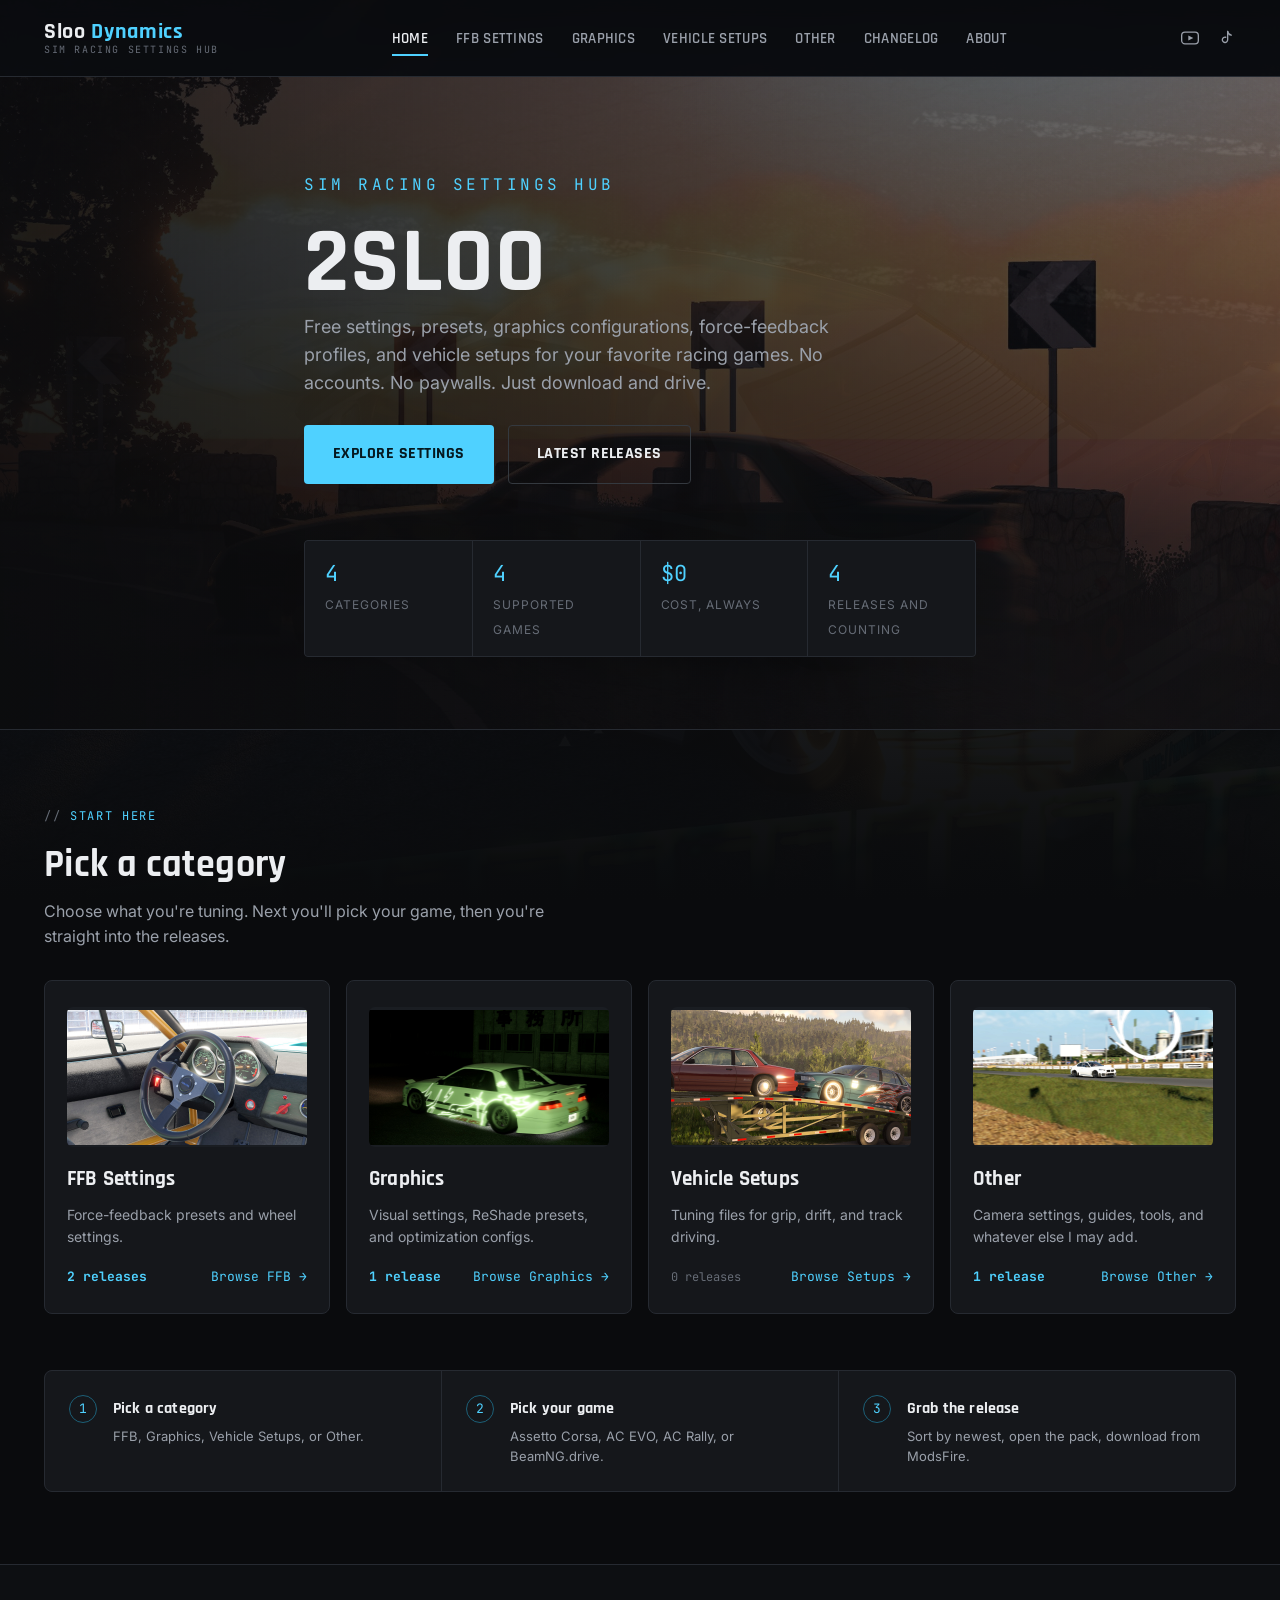
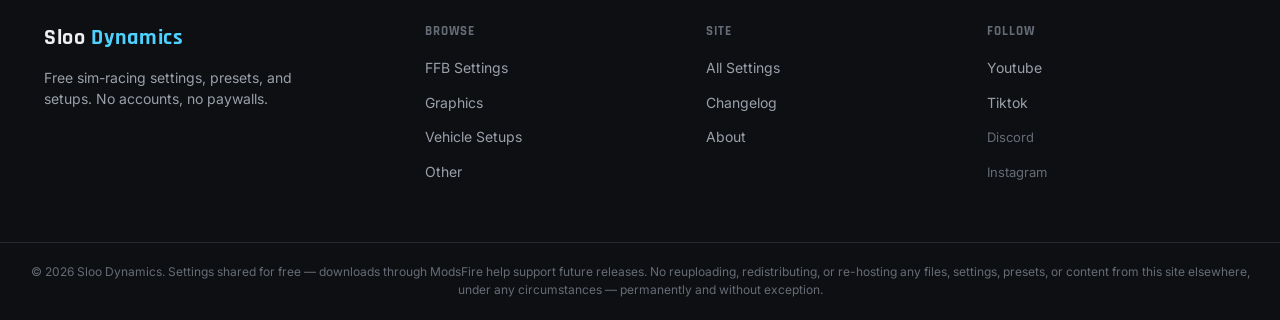
<file: index.html>
<!DOCTYPE html>
<html lang="en">
<head>
  <meta charset="UTF-8">
  <meta name="viewport" content="width=device-width, initial-scale=1.0">
  <title>2SLOO — Sim Racing Settings Hub</title>
  <meta name="description" content="Free sim-racing FFB settings, graphics presets, and vehicle setups for Assetto Corsa, Assetto Corsa EVO, Assetto Corsa Rally, and BeamNG.drive.">

  <!-- Open Graph -->
  <meta property="og:title" content="2SLOO — Sim Racing Settings Hub">
  <meta property="og:description" content="Free FFB settings, graphics presets, and vehicle setups for Assetto Corsa, AC EVO, AC Rally, and BeamNG.drive.">
  <meta property="og:type" content="website">
  <meta property="og:image" content="assets/thumbs/ffb.svg">
  <meta name="twitter:card" content="summary_large_image">

  <link rel="icon" type="image/svg+xml" href="assets/favicon.svg">
  <link rel="preconnect" href="https://fonts.googleapis.com">
  <link rel="preconnect" href="https://fonts.gstatic.com" crossorigin>
  <link href="https://fonts.googleapis.com/css2?family=Rajdhani:wght@600;700&family=Inter:wght@400;500;600&family=JetBrains+Mono:wght@400;500&display=swap" rel="stylesheet">
  <link rel="stylesheet" href="css/style.css">
</head>
<body data-page="home">

  <div id="site-header"></div>

  <main>
    <section class="hero">
      <div class="hero-bg" id="hero-bg" aria-hidden="true"></div>
      <div class="hero-scrim" aria-hidden="true"></div>
      <div class="container hero-inner">
        <p class="tagline">Sim Racing Settings Hub</p>
        <h1>2SLOO</h1>
        <p class="lede">Free settings, presets, graphics configurations, force-feedback profiles, and vehicle setups for your favorite racing games. No accounts. No paywalls. Just download and drive.</p>
        <div class="hero-actions">
          <a href="all-settings.html" class="btn btn-accent btn-lg" style="width:auto;">Explore Settings</a>
          <a href="changelog.html" class="btn btn-outline btn-lg" style="width:auto;">Latest Releases</a>
        </div>
        <div class="hero-strip">
          <div class="hero-strip-item"><span class="num">4</span><span class="label">Categories</span></div>
          <div class="hero-strip-item"><span class="num">4</span><span class="label">Supported Games</span></div>
          <div class="hero-strip-item"><span class="num">$0</span><span class="label">Cost, Always</span></div>
          <div class="hero-strip-item"><span class="num" id="release-count-stat">0</span><span class="label">Releases and Counting</span></div>
        </div>
      </div>
    </section>

    <section class="section">
      <div class="container">
        <div class="section-head">
          <div>
            <span class="eyebrow">Start here</span>
            <h2>Pick a category</h2>
            <p>Choose what you're tuning. Next you'll pick your game, then you're straight into the releases.</p>
          </div>
        </div>
        <div class="category-grid" id="category-grid"></div>

        <ol class="flow-steps">
          <li><span class="flow-num">1</span><div><h4>Pick a category</h4><p>FFB, Graphics, Vehicle Setups, or Other.</p></div></li>
          <li><span class="flow-num">2</span><div><h4>Pick your game</h4><p>Assetto Corsa, AC EVO, AC Rally, or BeamNG.drive.</p></div></li>
          <li><span class="flow-num">3</span><div><h4>Grab the release</h4><p>Sort by newest, open the pack, download from ModsFire.</p></div></li>
        </ol>
      </div>
    </section>
  </main>

  <div id="site-footer"></div>

  <script src="js/data.js"></script>
  <script src="js/main.js"></script>
</body>
</html>
</file>
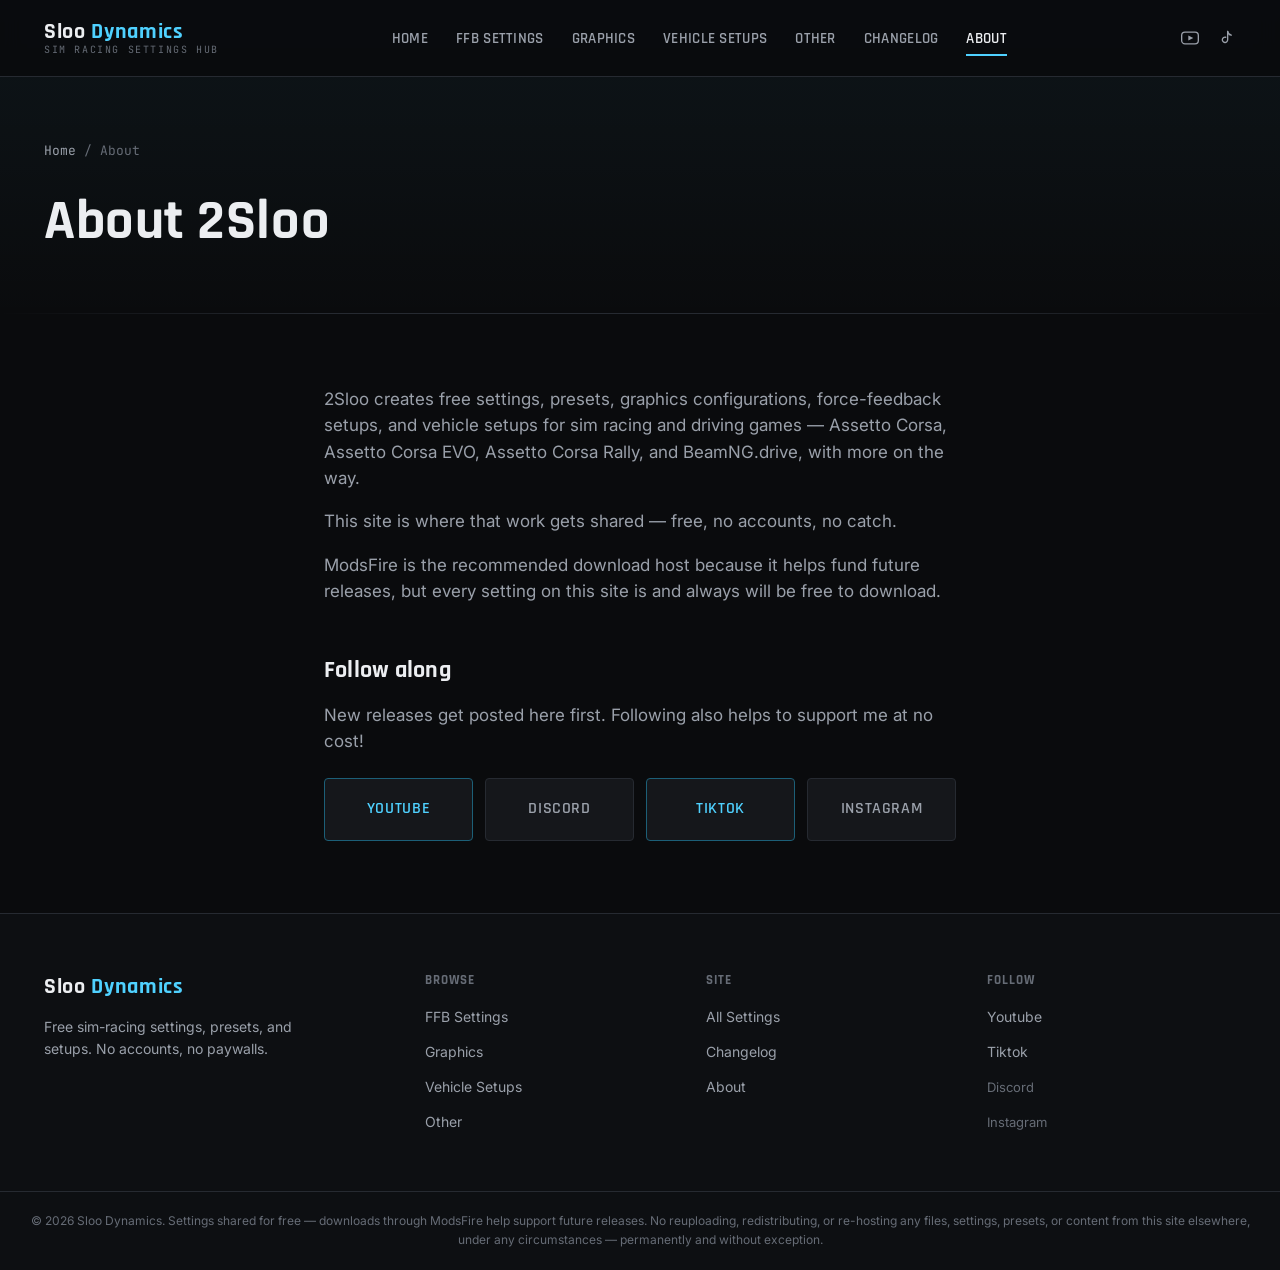
<file: about.html>
<!DOCTYPE html>
<html lang="en">
<head>
  <meta charset="UTF-8">
  <meta name="viewport" content="width=device-width, initial-scale=1.0">
  <title>About — 2Sloo</title>
  <meta name="description" content="2Sloo creates free settings, presets, graphics configurations, force-feedback setups, and vehicle setups for sim racing and driving games.">
  <link rel="icon" type="image/svg+xml" href="assets/favicon.svg">
  <link rel="preconnect" href="https://fonts.googleapis.com">
  <link rel="preconnect" href="https://fonts.gstatic.com" crossorigin>
  <link href="https://fonts.googleapis.com/css2?family=Rajdhani:wght@600;700&family=Inter:wght@400;500;600&family=JetBrains+Mono:wght@400;500&display=swap" rel="stylesheet">
  <link rel="stylesheet" href="css/style.css">
</head>
<body data-page="about">

  <div id="site-header"></div>

  <main>
    <section class="page-hero">
      <div class="container">
        <div class="breadcrumbs"><a href="index.html">Home</a><span>/</span><span>About</span></div>
        <h1>About 2Sloo</h1>
      </div>
    </section>

    <section class="section">
      <div class="container about-body">
        <p>2Sloo creates free settings, presets, graphics configurations, force-feedback setups, and vehicle setups for sim racing and driving games — Assetto Corsa, Assetto Corsa EVO, Assetto Corsa Rally, and BeamNG.drive, with more on the way.</p>
        <p>This site is where that work gets shared — free, no accounts, no catch.</p>
        <p>ModsFire is the recommended download host because it helps fund future releases, but every setting on this site is and always will be free to download.</p>

        <h2 style="margin-top:48px;">Follow along</h2>
        <p>New releases get posted here first. Following also helps to support me at no cost!</p>
        <div class="social-grid" id="social-grid"></div>

        
      </div>
    </section>
  </main>

  <div id="site-footer"></div>

  <script src="js/data.js"></script>
  <script src="js/main.js"></script>
</body>
</html>
</file>
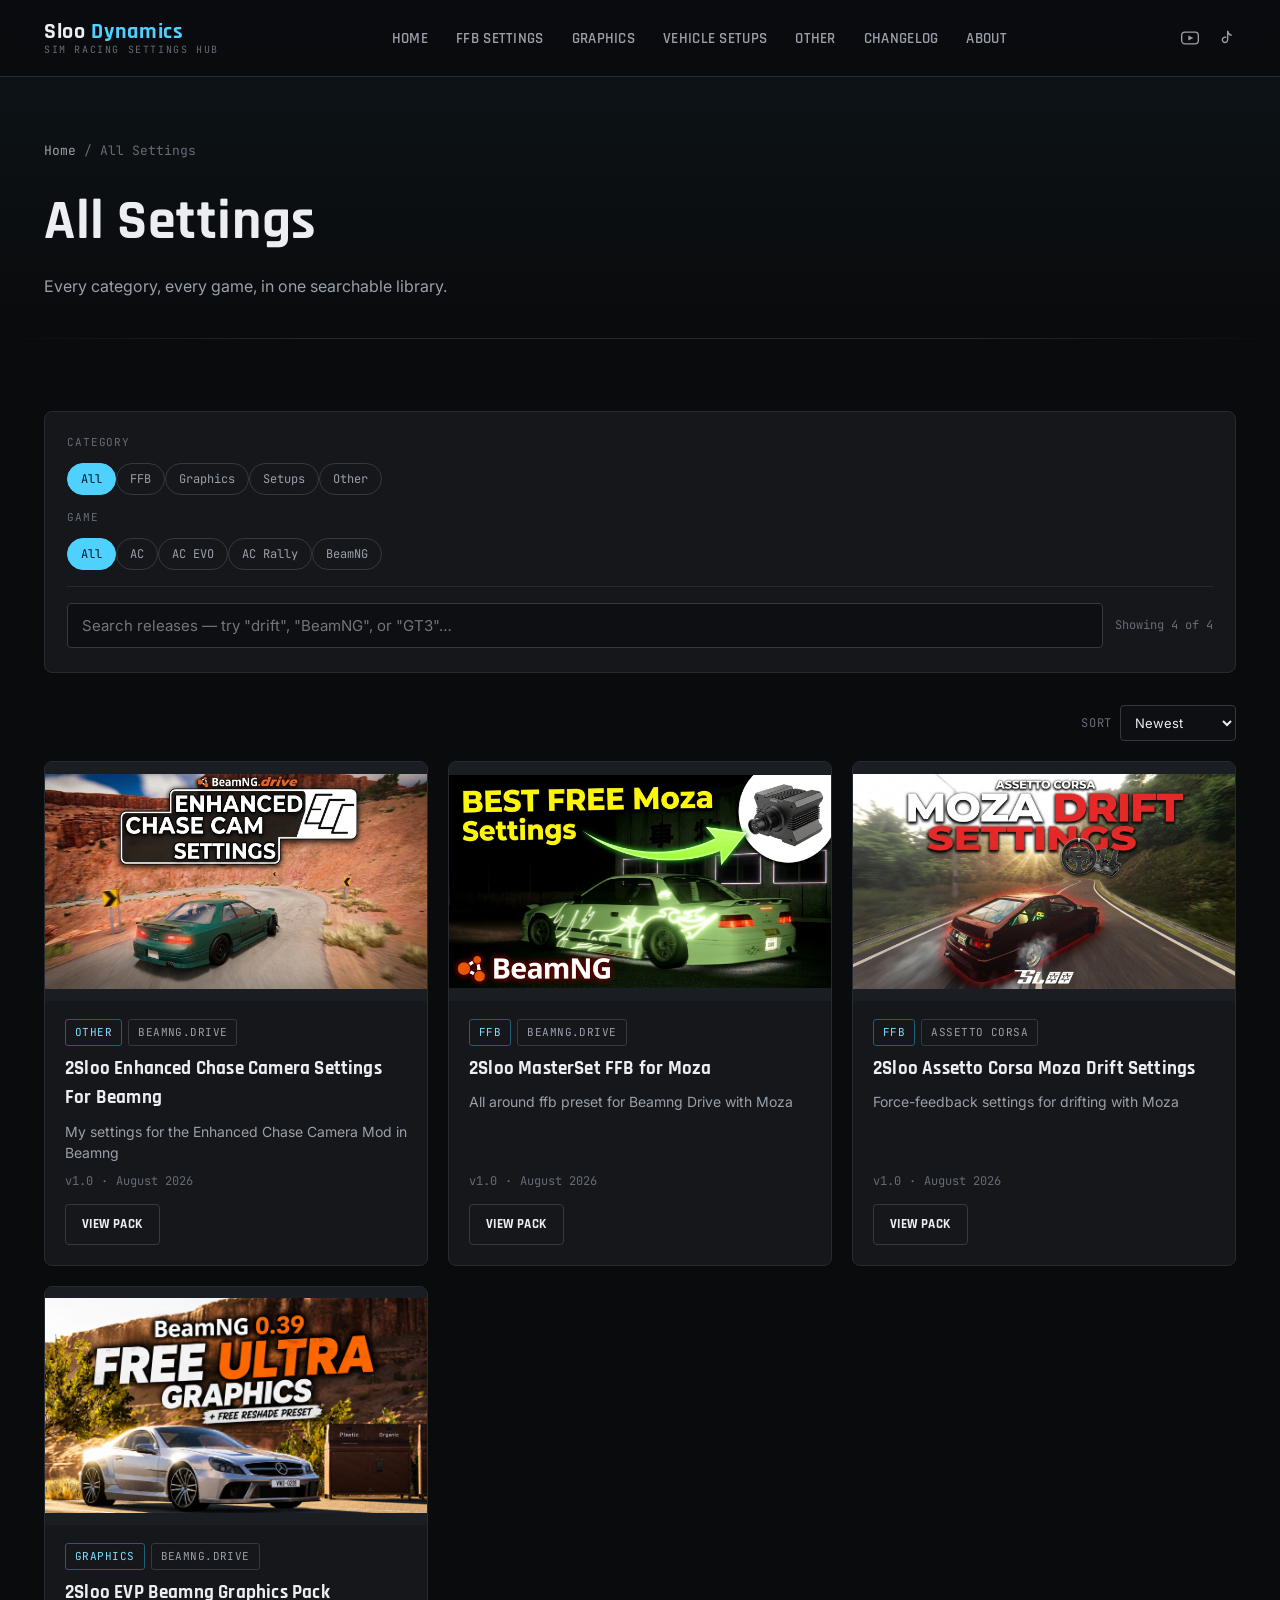
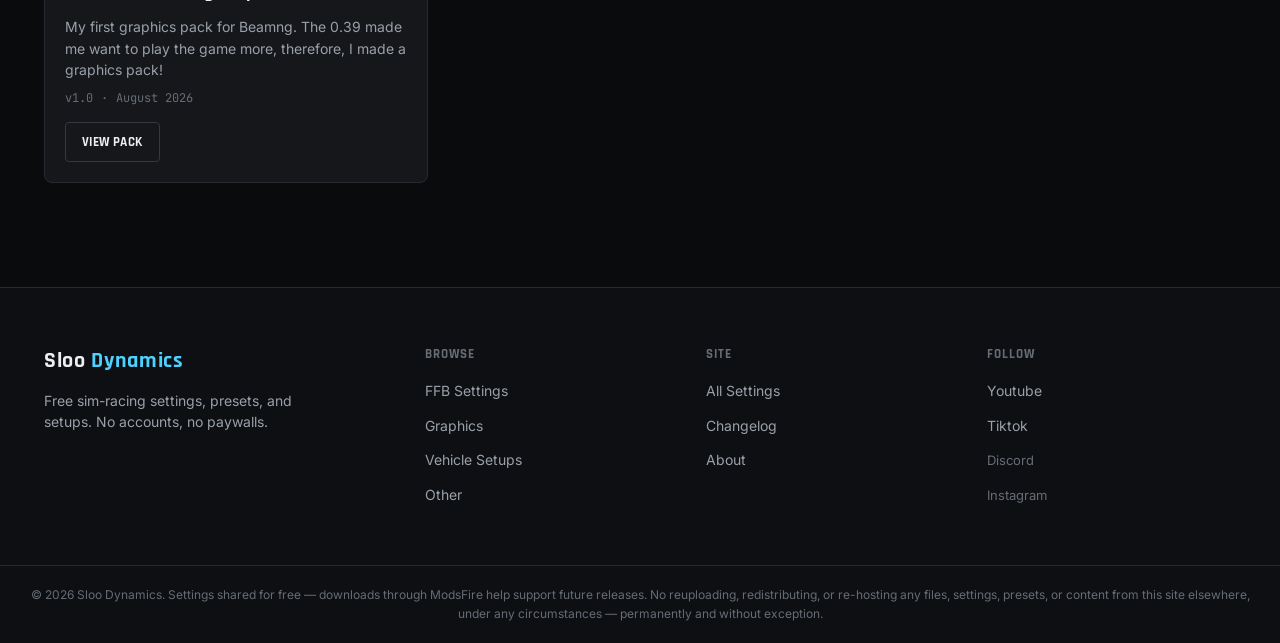
<file: all-settings.html>
<!DOCTYPE html>
<html lang="en">
<head>
  <meta charset="UTF-8">
  <meta name="viewport" content="width=device-width, initial-scale=1.0">
  <title>All Settings — 2Sloo</title>
  <meta name="description" content="Every 2Sloo release in one place — filter by category and game, or search by name, tag, or driving style.">
  <link rel="icon" type="image/svg+xml" href="assets/favicon.svg">
  <link rel="preconnect" href="https://fonts.googleapis.com">
  <link rel="preconnect" href="https://fonts.gstatic.com" crossorigin>
  <link href="https://fonts.googleapis.com/css2?family=Rajdhani:wght@600;700&family=Inter:wght@400;500;600&family=JetBrains+Mono:wght@400;500&display=swap" rel="stylesheet">
  <link rel="stylesheet" href="css/style.css">
</head>
<body data-page="all-settings">

  <div id="site-header"></div>

  <main>
    <section class="page-hero">
      <div class="container">
        <div class="breadcrumbs"><a href="index.html">Home</a><span>/</span><span>All Settings</span></div>
        <h1>All Settings</h1>
        <p class="tagline">Every category, every game, in one searchable library.</p>
      </div>
    </section>

    <section class="section">
      <div class="container">
        <div class="filter-bar">
          <div class="filter-row">
            <span class="filter-label">Category</span>
            <div id="filter-category"></div>
          </div>
          <div class="filter-row">
            <span class="filter-label">Game</span>
            <div id="filter-game"></div>
          </div>
          <div class="search-row">
            <input type="search" id="search-input" placeholder="Search releases — try &quot;drift&quot;, &quot;BeamNG&quot;, or &quot;GT3&quot;&hellip;" aria-label="Search settings">
            <span id="result-count"></span>
          </div>
        </div>

        <div class="list-toolbar">
          <span></span>
          <div id="sort-control"></div>
        </div>

        <div class="release-grid" id="all-release-grid"></div>
        <div class="load-more-wrap" id="load-more-wrap"></div>
      </div>
    </section>
  </main>

  <div id="site-footer"></div>

  <script src="js/data.js"></script>
  <script src="js/main.js"></script>
</body>
</html>
</file>
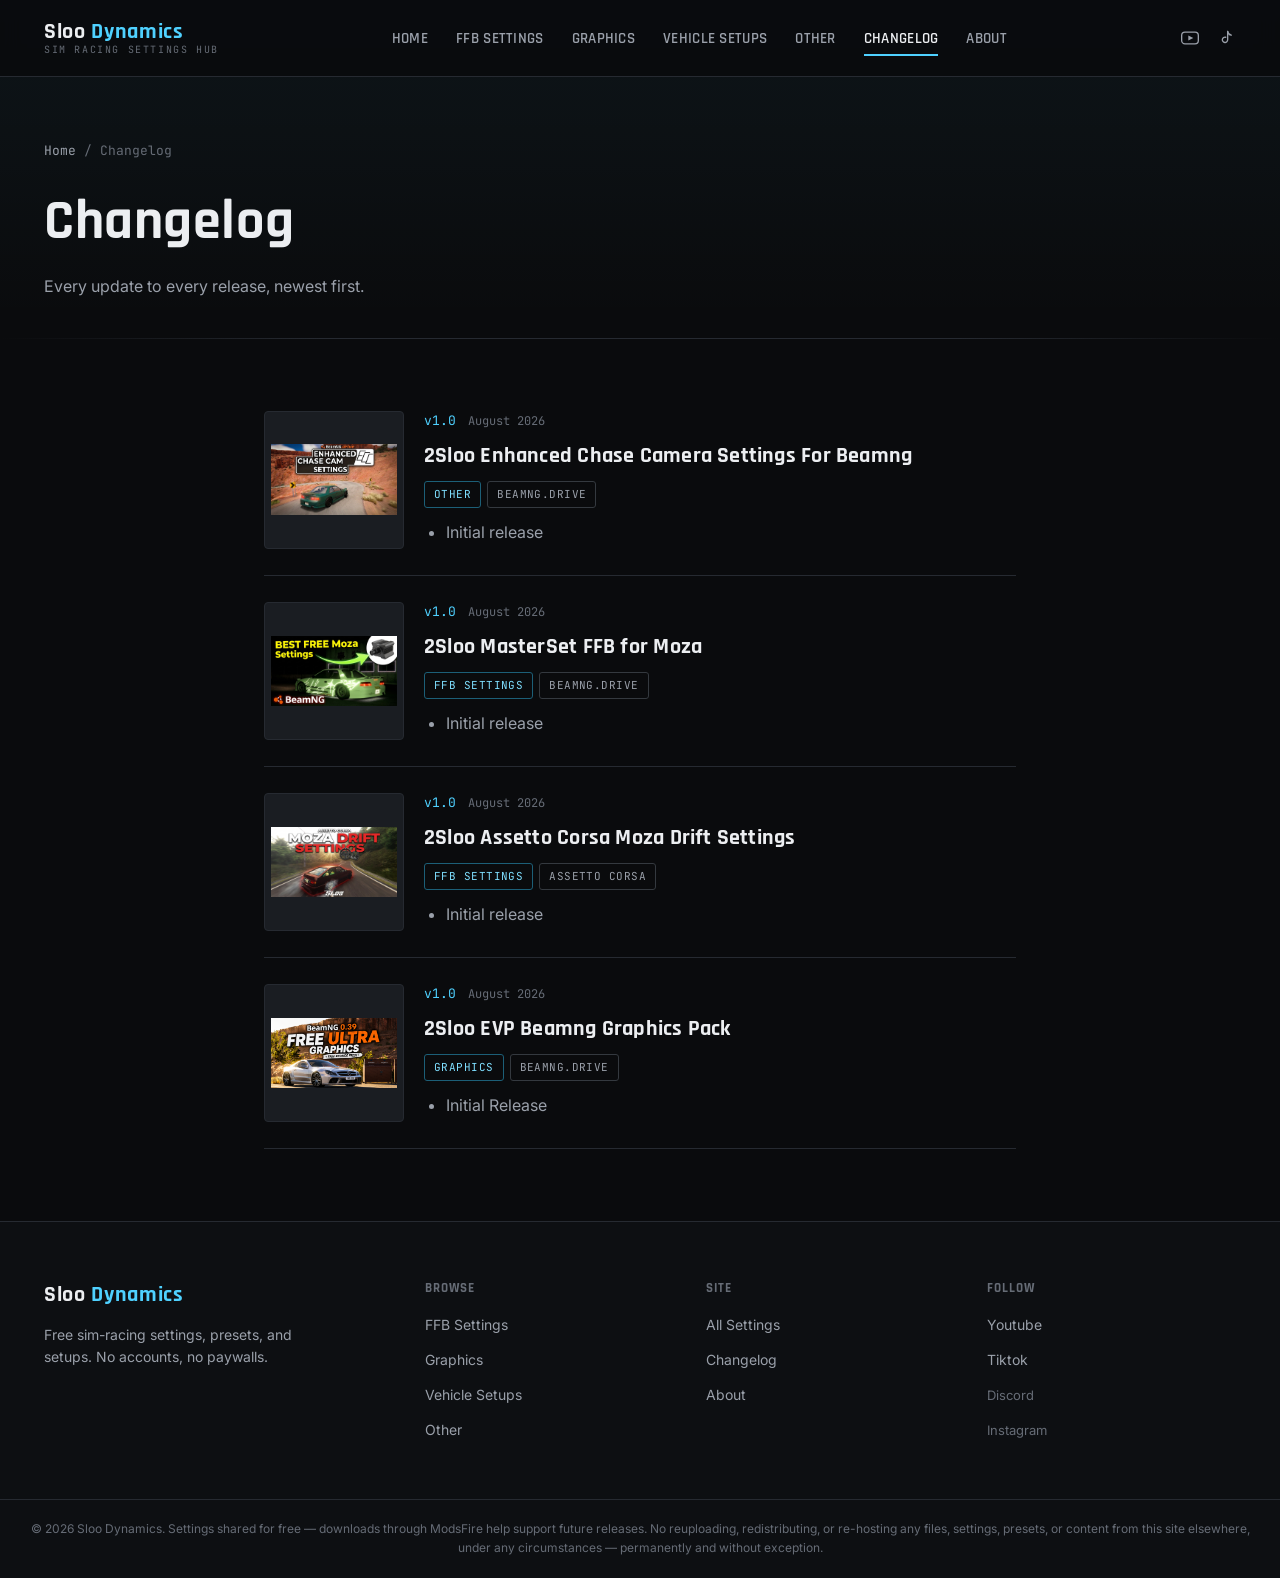
<file: changelog.html>
<!DOCTYPE html>
<html lang="en">
<head>
  <meta charset="UTF-8">
  <meta name="viewport" content="width=device-width, initial-scale=1.0">
  <title>Changelog — 2Sloo</title>
  <meta name="description" content="Every 2Sloo update, version by version, newest first.">
  <link rel="icon" type="image/svg+xml" href="assets/favicon.svg">
  <link rel="preconnect" href="https://fonts.googleapis.com">
  <link rel="preconnect" href="https://fonts.gstatic.com" crossorigin>
  <link href="https://fonts.googleapis.com/css2?family=Rajdhani:wght@600;700&family=Inter:wght@400;500;600&family=JetBrains+Mono:wght@400;500&display=swap" rel="stylesheet">
  <link rel="stylesheet" href="css/style.css">
</head>
<body data-page="changelog">

  <div id="site-header"></div>

  <main>
    <section class="page-hero">
      <div class="container">
        <div class="breadcrumbs"><a href="index.html">Home</a><span>/</span><span>Changelog</span></div>
        <h1>Changelog</h1>
        <p class="tagline">Every update to every release, newest first.</p>
      </div>
    </section>

    <section class="section">
      <div class="container" style="max-width:800px;">
        <div id="changelog-list"></div>
      </div>
    </section>
  </main>

  <div id="site-footer"></div>

  <script src="js/data.js"></script>
  <script src="js/main.js"></script>
</body>
</html>
</file>
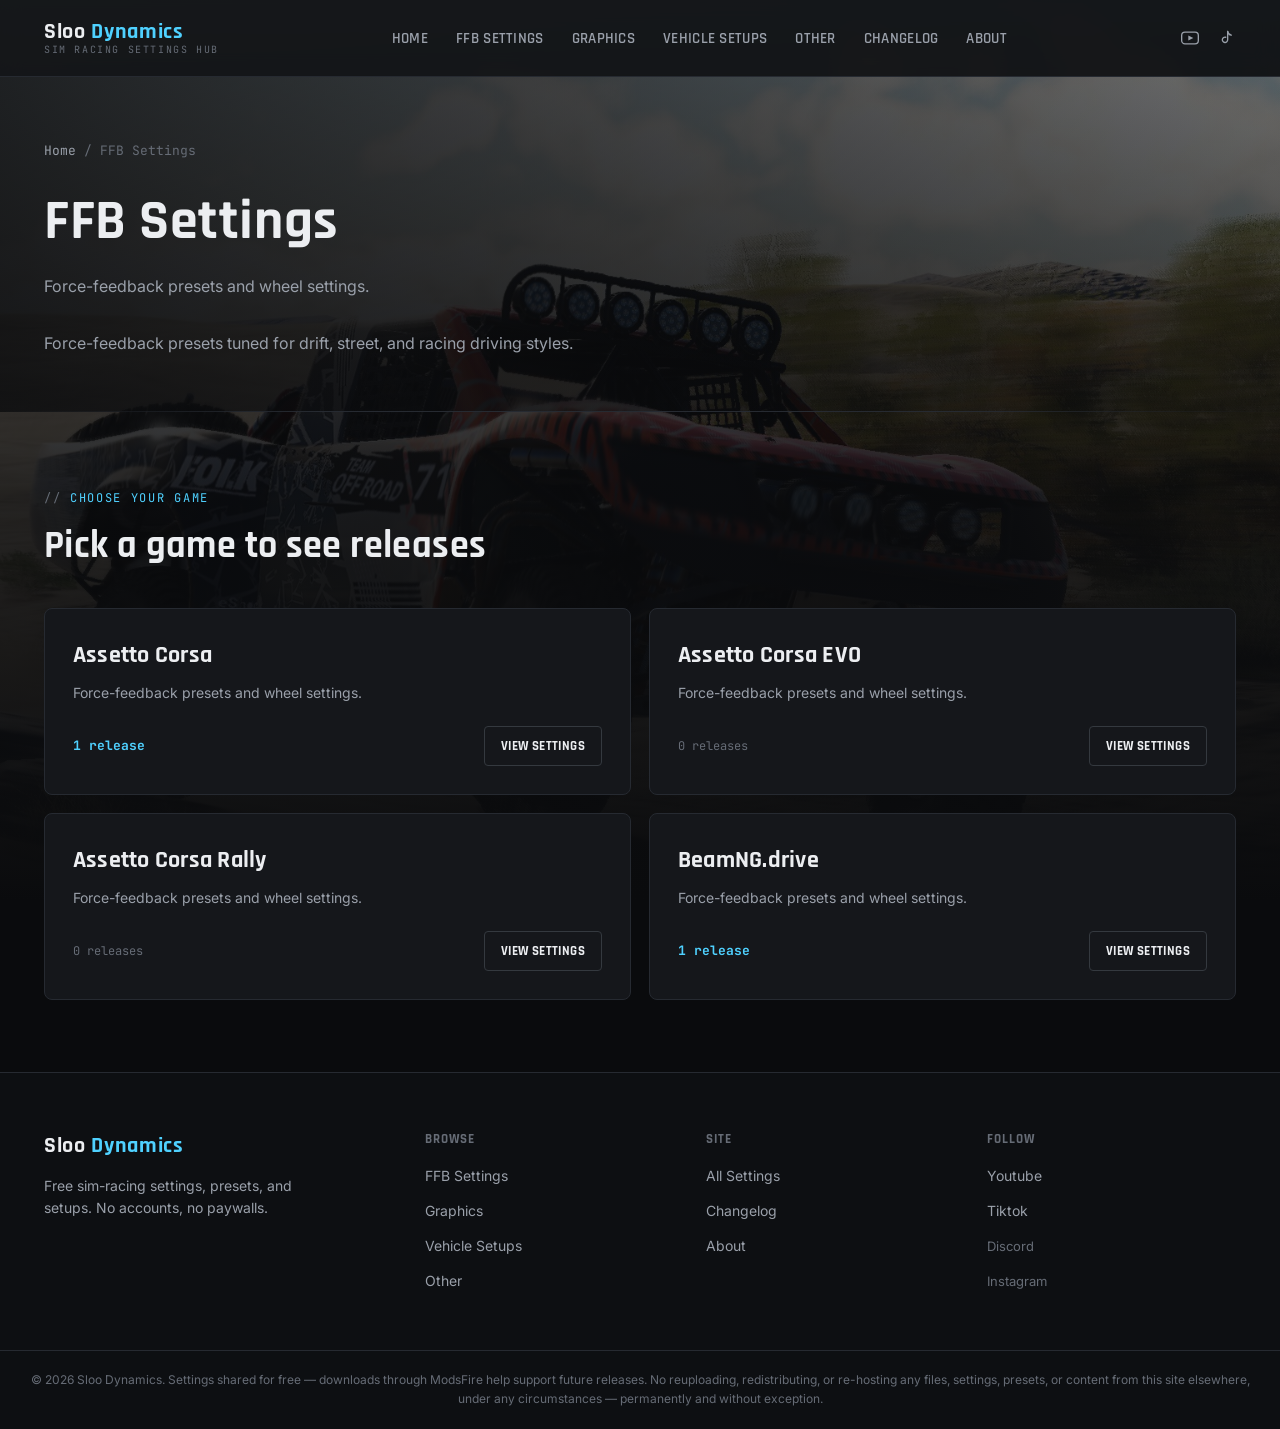
<file: ffb-settings.html>
<!DOCTYPE html>
<html lang="en">
<head>
  <meta charset="UTF-8">
  <meta name="viewport" content="width=device-width, initial-scale=1.0">
  <title>FFB Settings — 2Sloo</title>
  <meta name="description" content="FFB Settings for Assetto Corsa, Assetto Corsa EVO, Assetto Corsa Rally, and BeamNG.drive — free, from 2Sloo.">
  <meta property="og:title" content="FFB Settings — 2SLOO">
  <meta property="og:type" content="website">
  <link rel="icon" type="image/svg+xml" href="assets/favicon.svg">
  <link rel="preconnect" href="https://fonts.googleapis.com">
  <link rel="preconnect" href="https://fonts.gstatic.com" crossorigin>
  <link href="https://fonts.googleapis.com/css2?family=Rajdhani:wght@600;700&family=Inter:wght@400;500;600&family=JetBrains+Mono:wght@400;500&display=swap" rel="stylesheet">
  <link rel="stylesheet" href="css/style.css">
</head>
<body data-page="category" data-category="ffb">

  <div id="site-header"></div>

  <main>
    <section class="page-hero">
      <div class="page-hero-bg" id="category-hero-bg" aria-hidden="true"></div>
   <div class="page-hero-scrim" aria-hidden="true"></div>
      <div class="container">
        <div class="breadcrumbs"><a href="index.html">Home</a><span>/</span><span id="category-title-crumb">FFB Settings</span></div>
        <h1 id="category-title">FFB Settings</h1>
        <p class="tagline" id="category-tagline"></p>
        <p id="category-description" class="mt-32" style="max-width:640px;"></p>
      </div>
    </section>

    <section class="section">
      <div class="container">
        <div class="section-head">
          <div>
            <span class="eyebrow">Choose your game</span>
            <h2>Pick a game to see releases</h2>
          </div>
        </div>
        <div class="game-grid" id="game-grid"></div>
      </div>
    </section>
  </main>

  <div id="site-footer"></div>

  <script src="js/data.js"></script>
  <script src="js/main.js"></script>
</body>
</html>
</file>
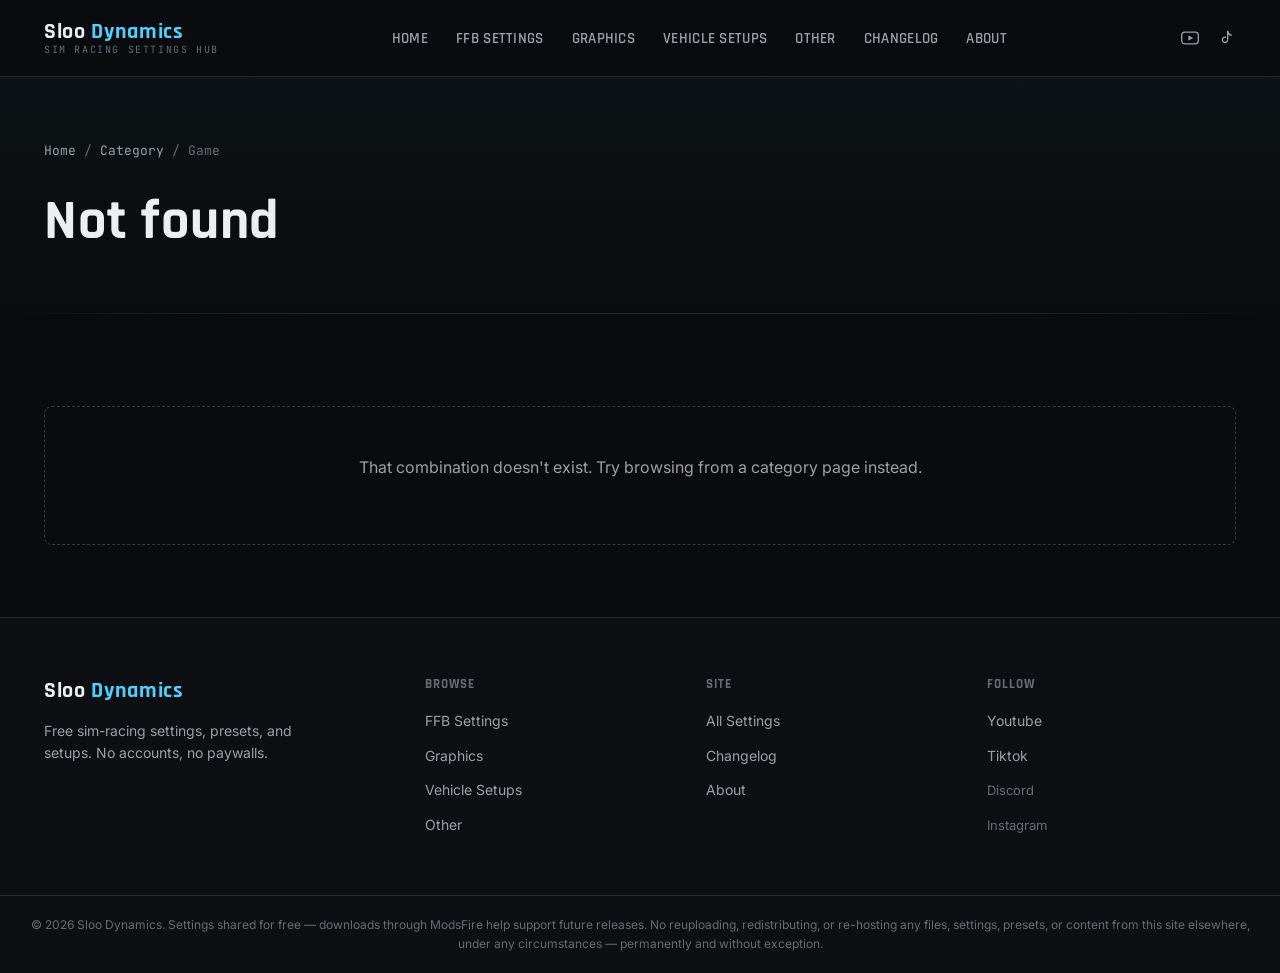
<file: game.html>
<!DOCTYPE html>
<html lang="en">
<head>
  <meta charset="UTF-8">
  <meta name="viewport" content="width=device-width, initial-scale=1.0">
  <title>Game Releases — 2Sloo</title>
  <meta name="description" content="Browse 2Sloo settings for a specific game and category.">
  <link rel="icon" type="image/svg+xml" href="assets/favicon.svg">
  <link rel="preconnect" href="https://fonts.googleapis.com">
  <link rel="preconnect" href="https://fonts.gstatic.com" crossorigin>
  <link href="https://fonts.googleapis.com/css2?family=Rajdhani:wght@600;700&family=Inter:wght@400;500;600&family=JetBrains+Mono:wght@400;500&display=swap" rel="stylesheet">
  <link rel="stylesheet" href="css/style.css">
</head>
<body data-page="game">

  <div id="site-header"></div>

  <main>
    <section class="page-hero">
      <div class="container">
        <div class="breadcrumbs">
          <a href="index.html">Home</a><span>/</span>
          <a href="all-settings.html" id="crumb-category">Category</a><span>/</span>
          <span id="game-title-crumb">Game</span>
        </div>
        <p class="tagline" id="game-category"></p>
        <h1 id="game-title">Loading&hellip;</h1>
      </div>
    </section>

    <section class="section">
      <div class="container">
        <div class="list-toolbar">
          <span class="result-count" id="game-result-count"></span>
          <div id="sort-control"></div>
        </div>
        <div class="release-grid" id="release-grid"></div>
      </div>
    </section>
  </main>

  <div id="site-footer"></div>

  <script src="js/data.js"></script>
  <script src="js/main.js"></script>
</body>
</html>
</file>
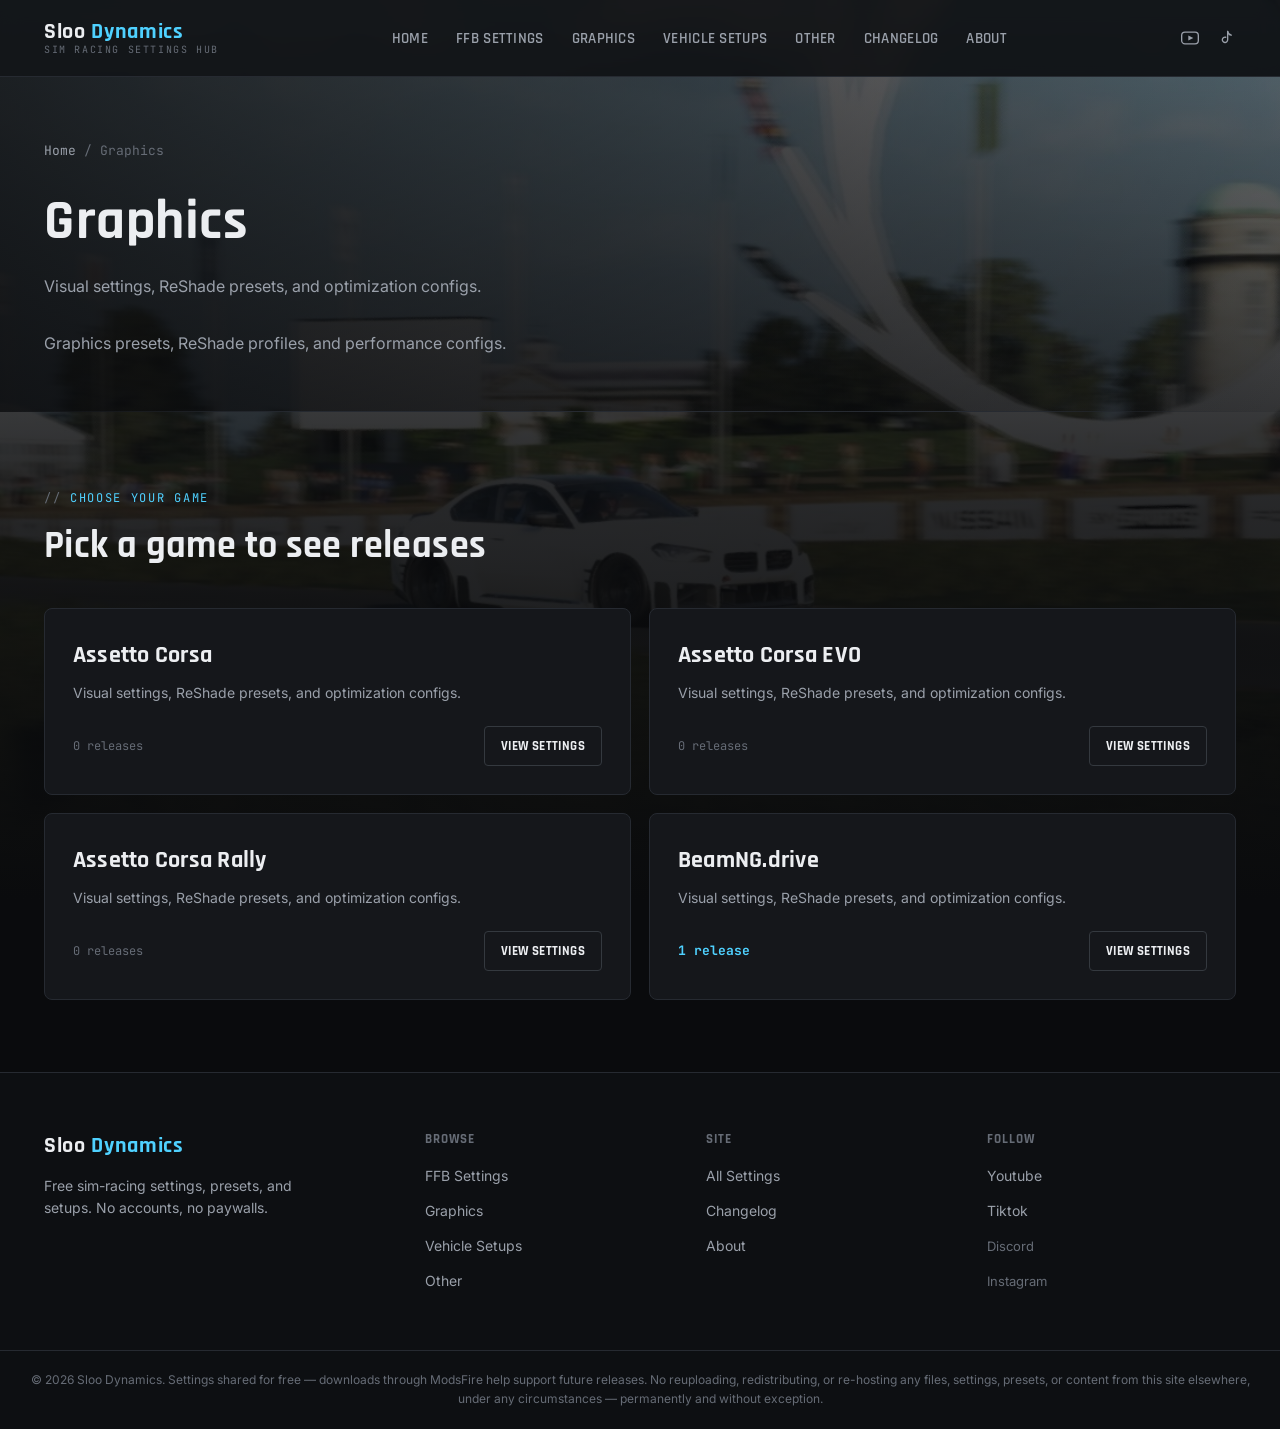
<file: graphics.html>
<!DOCTYPE html>
<html lang="en">
<head>
  <meta charset="UTF-8">
  <meta name="viewport" content="width=device-width, initial-scale=1.0">
  <title>Graphics — 2Sloo</title>
  <meta name="description" content="Graphics for Assetto Corsa, Assetto Corsa EVO, Assetto Corsa Rally, and BeamNG.drive — free, from 2Sloo.">
  <meta property="og:title" content="Graphics — 2SLOO">
  <meta property="og:type" content="website">
  <link rel="icon" type="image/svg+xml" href="assets/favicon.svg">
  <link rel="preconnect" href="https://fonts.googleapis.com">
  <link rel="preconnect" href="https://fonts.gstatic.com" crossorigin>
  <link href="https://fonts.googleapis.com/css2?family=Rajdhani:wght@600;700&family=Inter:wght@400;500;600&family=JetBrains+Mono:wght@400;500&display=swap" rel="stylesheet">
  <link rel="stylesheet" href="css/style.css">
</head>
<body data-page="category" data-category="graphics">

  <div id="site-header"></div>

  <main>
    <section class="page-hero">
      <div class="page-hero-bg" id="category-hero-bg" aria-hidden="true"></div>
   <div class="page-hero-scrim" aria-hidden="true"></div>
      <div class="container">
        <div class="breadcrumbs"><a href="index.html">Home</a><span>/</span><span id="category-title-crumb">Graphics</span></div>
        <h1 id="category-title">Graphics</h1>
        <p class="tagline" id="category-tagline"></p>
        <p id="category-description" class="mt-32" style="max-width:640px;"></p>
      </div>
    </section>

    <section class="section">
      <div class="container">
        <div class="section-head">
          <div>
            <span class="eyebrow">Choose your game</span>
            <h2>Pick a game to see releases</h2>
          </div>
        </div>
        <div class="game-grid" id="game-grid"></div>
      </div>
    </section>
  </main>

  <div id="site-footer"></div>

  <script src="js/data.js"></script>
  <script src="js/main.js"></script>
</body>
</html>
</file>
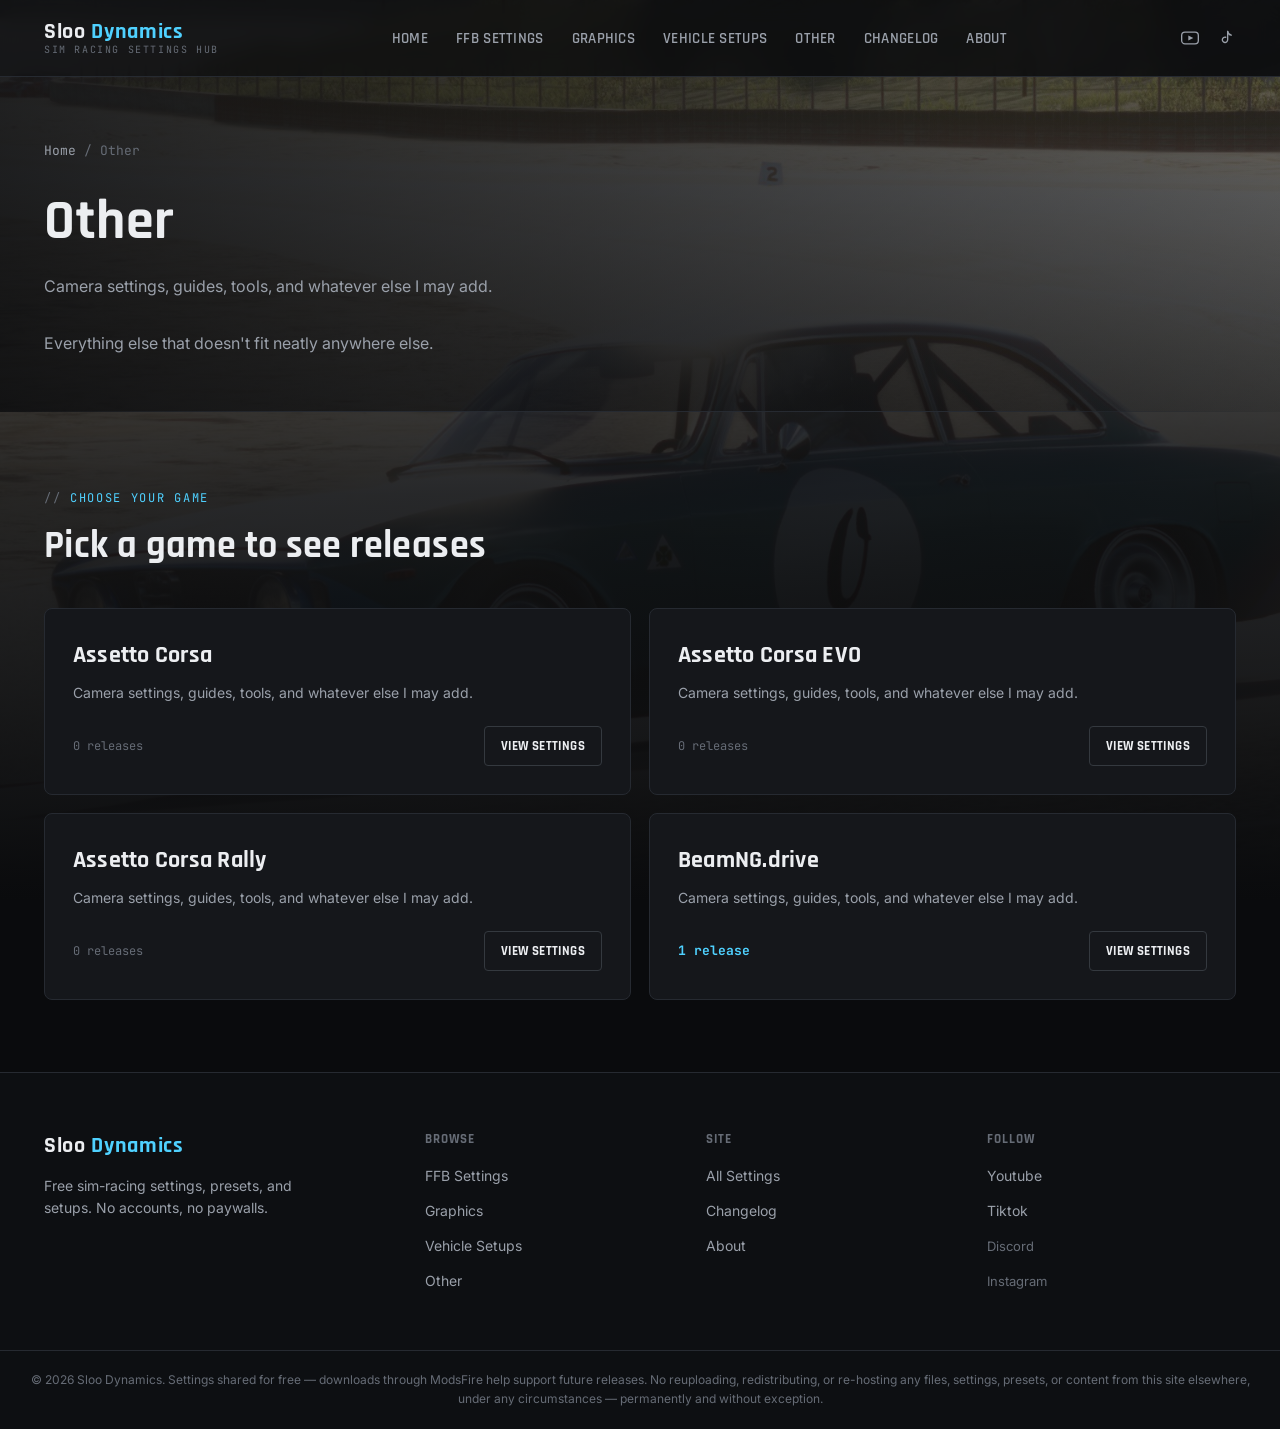
<file: other.html>
<!DOCTYPE html>
<html lang="en">
<head>
  <meta charset="UTF-8">
  <meta name="viewport" content="width=device-width, initial-scale=1.0">
  <title>Other — 2Sloo</title>
  <meta name="description" content="Other for Assetto Corsa, Assetto Corsa EVO, Assetto Corsa Rally, and BeamNG.drive — free, from 2Sloo.">
  <meta property="og:title" content="Other — 2SLOO">
  <meta property="og:type" content="website">
  <link rel="icon" type="image/svg+xml" href="assets/favicon.svg">
  <link rel="preconnect" href="https://fonts.googleapis.com">
  <link rel="preconnect" href="https://fonts.gstatic.com" crossorigin>
  <link href="https://fonts.googleapis.com/css2?family=Rajdhani:wght@600;700&family=Inter:wght@400;500;600&family=JetBrains+Mono:wght@400;500&display=swap" rel="stylesheet">
  <link rel="stylesheet" href="css/style.css">
</head>
<body data-page="category" data-category="other">

  <div id="site-header"></div>

  <main>
    <section class="page-hero">
      <div class="page-hero-bg" id="category-hero-bg" aria-hidden="true"></div>
   <div class="page-hero-scrim" aria-hidden="true"></div>
      <div class="container">
        <div class="breadcrumbs"><a href="index.html">Home</a><span>/</span><span id="category-title-crumb">Other</span></div>
        <h1 id="category-title">Other</h1>
        <p class="tagline" id="category-tagline"></p>
        <p id="category-description" class="mt-32" style="max-width:640px;"></p>
      </div>
    </section>

    <section class="section">
      <div class="container">
        <div class="section-head">
          <div>
            <span class="eyebrow">Choose your game</span>
            <h2>Pick a game to see releases</h2>
          </div>
        </div>
        <div class="game-grid" id="game-grid"></div>
      </div>
    </section>
  </main>

  <div id="site-footer"></div>

  <script src="js/data.js"></script>
  <script src="js/main.js"></script>
</body>
</html>
</file>
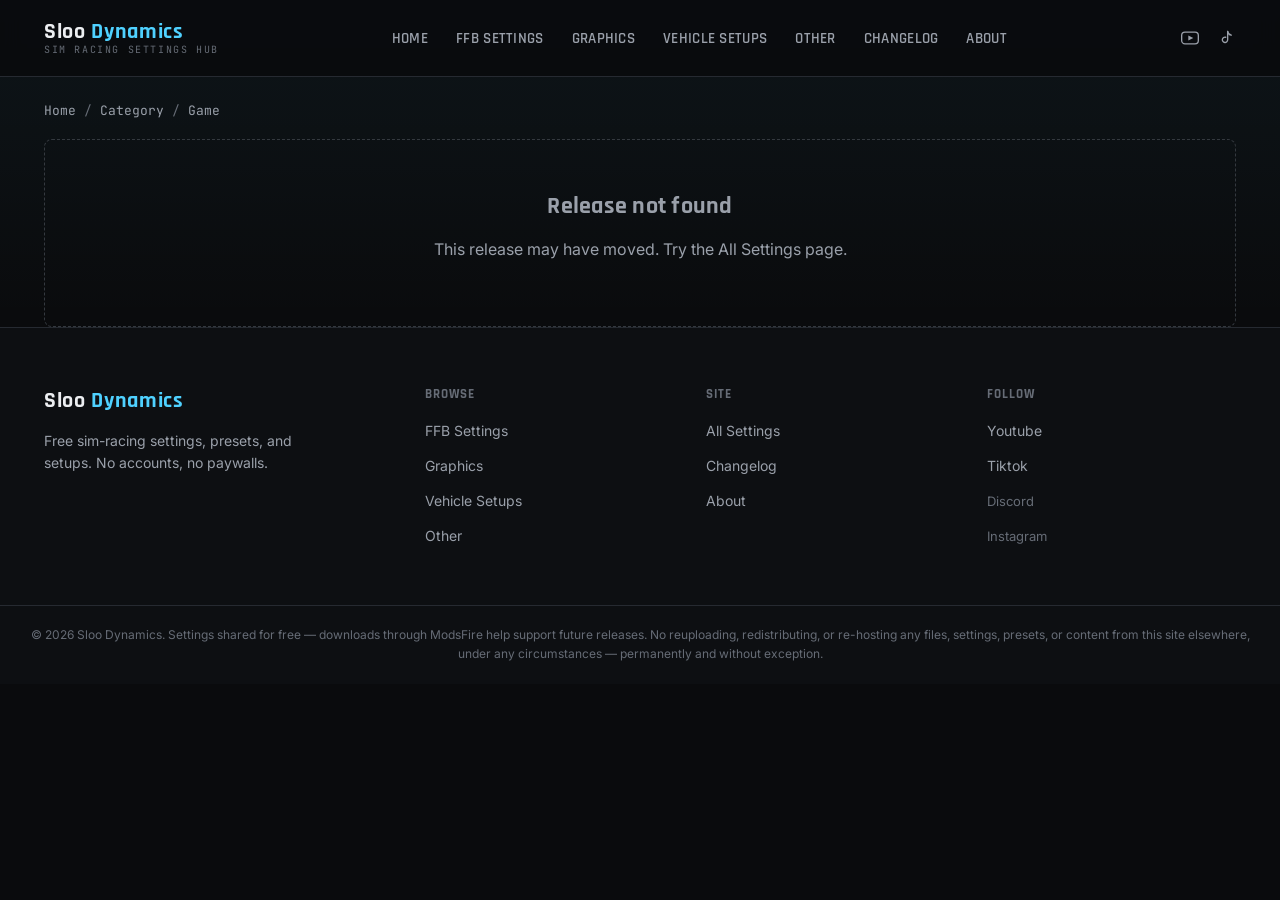
<file: release.html>
<!DOCTYPE html>
<html lang="en">
<head>
  <meta charset="UTF-8">
  <meta name="viewport" content="width=device-width, initial-scale=1.0">
  <title>Release — 2Sloo</title>
  <meta name="description" content="A free sim-racing settings release from 2Sloo.">
  <meta property="og:type" content="website">
  <link rel="icon" type="image/svg+xml" href="assets/favicon.svg">
  <link rel="preconnect" href="https://fonts.googleapis.com">
  <link rel="preconnect" href="https://fonts.gstatic.com" crossorigin>
  <link href="https://fonts.googleapis.com/css2?family=Rajdhani:wght@600;700&family=Inter:wght@400;500;600&family=JetBrains+Mono:wght@400;500&display=swap" rel="stylesheet">
  <link rel="stylesheet" href="css/style.css">
</head>
<body data-page="release">

  <div id="site-header"></div>

  <main>
    <div class="container">
      <div class="breadcrumbs" style="padding-top:24px;">
        <a href="index.html">Home</a><span>/</span>
        <a href="all-settings.html" id="crumb-category">Category</a><span>/</span>
        <a href="all-settings.html" id="crumb-game">Game</a>
      </div>
    </div>
    <div class="container" id="release-root">
      <!-- rendered by js/main.js -->
    </div>
  </main>

  <div id="site-footer"></div>

  <script src="js/data.js"></script>
  <script src="js/main.js"></script>
</body>
</html>
</file>
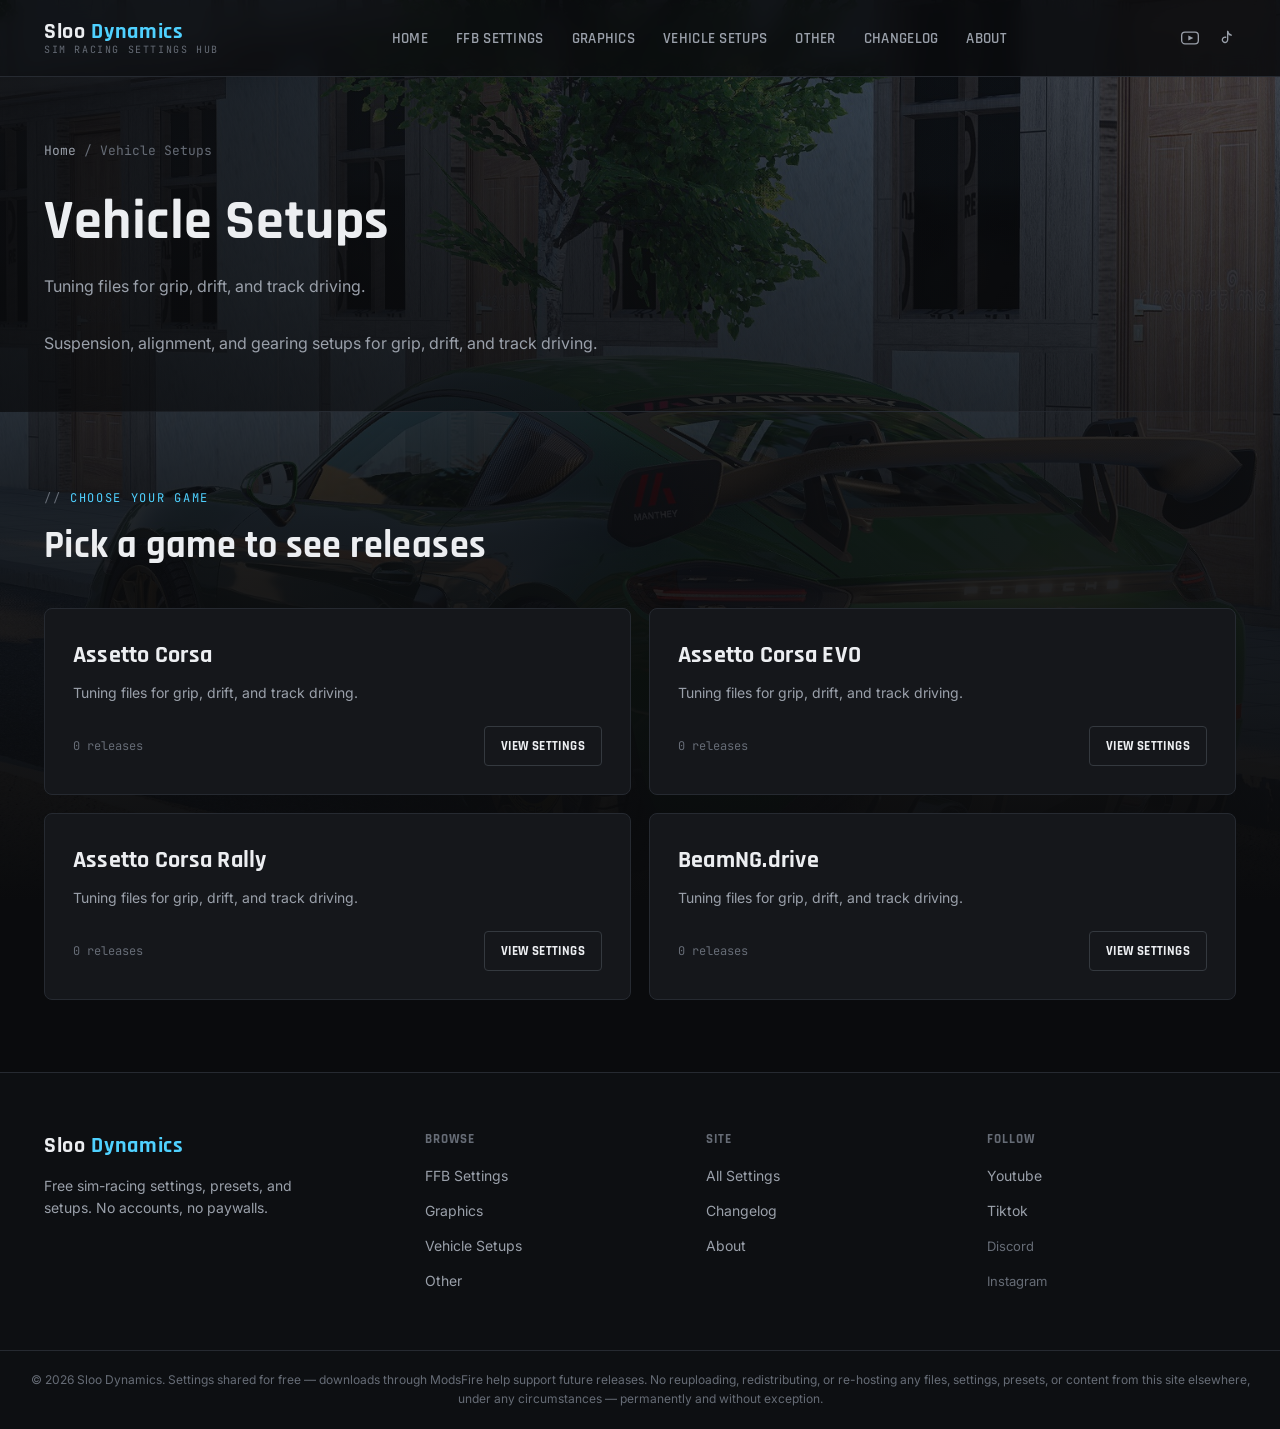
<file: vehicle-setups.html>
<!DOCTYPE html>
<html lang="en">
<head>
  <meta charset="UTF-8">
  <meta name="viewport" content="width=device-width, initial-scale=1.0">
  <title>Vehicle Setups — 2Sloo</title>
  <meta name="description" content="Vehicle Setups for Assetto Corsa, Assetto Corsa EVO, Assetto Corsa Rally, and BeamNG.drive — free, from 2Sloo.">
  <meta property="og:title" content="Vehicle Setups — 2SLOO">
  <meta property="og:type" content="website">
  <link rel="icon" type="image/svg+xml" href="assets/favicon.svg">
  <link rel="preconnect" href="https://fonts.googleapis.com">
  <link rel="preconnect" href="https://fonts.gstatic.com" crossorigin>
  <link href="https://fonts.googleapis.com/css2?family=Rajdhani:wght@600;700&family=Inter:wght@400;500;600&family=JetBrains+Mono:wght@400;500&display=swap" rel="stylesheet">
  <link rel="stylesheet" href="css/style.css">
</head>
<body data-page="category" data-category="vehicle-setups">

  <div id="site-header"></div>

  <main>
    <section class="page-hero">
      <div class="page-hero-bg" id="category-hero-bg" aria-hidden="true"></div>
   <div class="page-hero-scrim" aria-hidden="true"></div>
      <div class="container">
        <div class="breadcrumbs"><a href="index.html">Home</a><span>/</span><span id="category-title-crumb">Vehicle Setups</span></div>
        <h1 id="category-title">Vehicle Setups</h1>
        <p class="tagline" id="category-tagline"></p>
        <p id="category-description" class="mt-32" style="max-width:640px;"></p>
      </div>
    </section>

    <section class="section">
      <div class="container">
        <div class="section-head">
          <div>
            <span class="eyebrow">Choose your game</span>
            <h2>Pick a game to see releases</h2>
          </div>
        </div>
        <div class="game-grid" id="game-grid"></div>
      </div>
    </section>
  </main>

  <div id="site-footer"></div>

  <script src="js/data.js"></script>
  <script src="js/main.js"></script>
</body>
</html>
</file>
<file: css/style.css>
/* ==========================================================================
   2SLOO SETTINGS HUB — STYLESHEET
   Design system: dark "telemetry" theme — asphalt backgrounds, graphite
   panels, circuit-blue accent, amber for support/hot cues, mono type for
   data (versions, tags, dates), Rajdhani for display headings..
   ========================================================================== */

:root {
  /* Color */
  --bg: #0a0b0d;
  --bg-alt: #0d0f12;
  --panel: #15171b;
  --panel-2: #1a1d22;
  --border: #262a31;
  --border-strong: #34393f;
  --text: #eceef1;
  --text-dim: #9aa0aa;
  --text-faint: #666c76;
  --accent: #4fd1ff;
  --accent-strong: #7fdfff;
  --accent-dim: #1c5f77;
  --hazard: #ffa23d;
  --danger: #ff6259;

  /* Type */
  --font-display: "Rajdhani", "Arial Narrow", sans-serif;
  --font-body: "Inter", -apple-system, BlinkMacSystemFont, "Segoe UI", sans-serif;
  --font-mono: "JetBrains Mono", "SFMono-Regular", Consolas, monospace;

  /* Layout */
  --max-width: 1240px;
  --radius: 4px;
  --radius-lg: 8px;
  --nav-height: 76px;
}

* { box-sizing: border-box; }
html { scroll-behavior: smooth; }
@media (prefers-reduced-motion: reduce) {
  html { scroll-behavior: auto; }
  *, *::before, *::after { animation-duration: 0.001ms !important; transition-duration: 0.001ms !important; }
}

body {
  margin: 0;
  background: var(--bg);
  background-image: linear-gradient(180deg, rgba(79,209,255,0.05), transparent 320px);
  background-attachment: fixed;
  color: var(--text);
  font-family: var(--font-body);
  font-size: 16px;
  line-height: 1.55;
  -webkit-font-smoothing: antialiased;
}

body.nav-open { overflow: hidden; }

/* Per-page background images are now applied directly via inline style
   from js/main.js (applyPageBackground) instead of through this class,
   to avoid a cross-browser quirk with url() inside custom properties. */

img { max-width: 100%; display: block; }
a { color: inherit; text-decoration: none; }
ul { margin: 0; padding: 0; list-style: none; }
h1, h2, h3, h4 { font-family: var(--font-display); font-weight: 700; letter-spacing: 0.01em; margin: 0 0 0.5em; }
p { margin: 0 0 1em; color: var(--text-dim); }
:focus-visible {
  outline: 2px solid var(--accent);
  outline-offset: 2px;
}

.container {
  max-width: var(--max-width);
  margin: 0 auto;
  padding: 0 24px;
}

.eyebrow {
  display: inline-block;
  font-family: var(--font-mono);
  font-size: 12px;
  letter-spacing: 0.14em;
  text-transform: uppercase;
  color: var(--accent);
  margin-bottom: 10px;
}
.eyebrow::before { content: "// "; color: var(--text-faint); }

/* ---------------------------------- buttons ---------------------------------- */

.btn {
  display: inline-flex;
  align-items: center;
  justify-content: center;
  gap: 8px;
  padding: 13px 22px;
  font-family: var(--font-display);
  font-weight: 700;
  font-size: 15px;
  letter-spacing: 0.03em;
  text-transform: uppercase;
  border-radius: var(--radius);
  border: 1px solid transparent;
  cursor: pointer;
  transition: transform 0.15s ease, background 0.15s ease, border-color 0.15s ease, color 0.15s ease;
  white-space: nowrap;
}
.btn:hover { transform: translateY(-1px); }
.btn-accent {
  background: var(--accent);
  color: #05181f;
}
.btn-accent:hover { background: var(--accent-strong); }
.btn-outline {
  background: transparent;
  border-color: var(--border-strong);
  color: var(--text);
}
.btn-outline:hover { border-color: var(--accent); color: var(--accent-strong); }
.btn-ghost {
  background: transparent;
  color: var(--text-dim);
  padding-left: 0;
  padding-right: 0;
}
.btn-sm { padding: 9px 16px; font-size: 13px; }
.btn-lg { padding: 16px 28px; font-size: 16px; width: 100%; }
.btn[aria-disabled="true"] {
  opacity: 0.4;
  cursor: not-allowed;
  pointer-events: none;
}

/* ---------------------------------- nav ---------------------------------- */

#site-header {
  position: sticky;
  top: 0;
  z-index: 50;
  background: rgba(10, 11, 13, 0.88);
  backdrop-filter: blur(10px);
  border-bottom: 1px solid var(--border);
}
.nav-inner {
  max-width: var(--max-width);
  margin: 0 auto;
  height: var(--nav-height);
  padding: 0 24px;
  display: flex;
  align-items: center;
  justify-content: space-between;
  gap: 24px;
}
.brand {
  display: flex;
  flex-direction: column;
  align-items: flex-start;
  justify-content: center;
  gap: 2px;
  line-height: 1;
}
.brand-mark {
  font-family: var(--font-display);
  font-weight: 700;
  font-size: 22px;
  letter-spacing: 0.03em;
}
.brand-prefix { color: var(--text); }
.brand-suffix { color: var(--accent); }
.brand-tagline {
  font-family: var(--font-mono);
  font-size: 10px;
  letter-spacing: 0.16em;
  text-transform: uppercase;
  color: var(--text-faint);
}
.brand-logo-img { height: 34px; width: auto; max-width: 200px; object-fit: contain; flex-shrink: 0; }

.main-nav { display: none; }
.main-nav ul { display: flex; gap: 28px; }
.main-nav a {
  font-family: var(--font-display);
  font-weight: 600;
  font-size: 15px;
  letter-spacing: 0.02em;
  text-transform: uppercase;
  color: var(--text-dim);
  padding: 6px 0;
  border-bottom: 2px solid transparent;
  transition: color 0.15s ease, border-color 0.15s ease;
}
.main-nav a:hover, .main-nav a.is-active { color: var(--text); border-color: var(--accent); }

.nav-actions { display: flex; align-items: center; gap: 18px; }
.nav-social { display: flex; align-items: center; gap: 16px; }
.nav-social-link {
  display: inline-flex;
  align-items: center;
  justify-content: center;
  width: 20px;
  height: 20px;
  color: var(--text-dim);
  transition: color 0.15s ease;
}
.nav-social-link svg { width: 100%; height: 100%; }
.nav-social-link:hover { color: var(--accent); }

.nav-toggle {
  display: inline-flex;
  flex-direction: column;
  justify-content: center;
  gap: 5px;
  width: 40px;
  height: 40px;
  background: transparent;
  border: 1px solid var(--border-strong);
  border-radius: var(--radius);
  cursor: pointer;
  padding: 0;
}
.nav-toggle span {
  display: block;
  height: 2px;
  width: 18px;
  margin: 0 auto;
  background: var(--text);
  transition: transform 0.2s ease, opacity 0.2s ease;
}
.nav-toggle.is-open span:nth-child(1) { transform: translateY(7px) rotate(45deg); }
.nav-toggle.is-open span:nth-child(2) { opacity: 0; }
.nav-toggle.is-open span:nth-child(3) { transform: translateY(-7px) rotate(-45deg); }

.mobile-nav {
  border-top: 1px solid var(--border);
  background: var(--bg-alt);
  padding: 8px 24px 20px;
}
.mobile-nav ul { display: flex; flex-direction: column; }
.mobile-nav a {
  display: block;
  padding: 14px 0;
  font-family: var(--font-display);
  font-size: 17px;
  font-weight: 600;
  text-transform: uppercase;
  letter-spacing: 0.02em;
  color: var(--text);
  border-bottom: 1px solid var(--border);
}
.mobile-explore { border: 1px solid transparent; margin-top: 12px; text-align: center; }

@media (min-width: 900px) {
  .main-nav { display: block; }
  .nav-toggle { display: none; }
  .mobile-nav { display: none !important; }
}

/* ---------------------------------- hero ---------------------------------- */

.hero {
  position: relative;
  padding: 96px 0 72px;
  overflow: hidden;
  border-bottom: 1px solid var(--border);
}
.hero::after {
  content: "";
  position: absolute;
  inset: 0;
  background: radial-gradient(ellipse 700px 400px at 80% -10%, rgba(79,209,255,0.14), transparent 60%);
  pointer-events: none;
  z-index: 2;
}
.hero-bg {
  position: absolute;
  inset: 0;
  background-size: cover;
  background-position: center;
  opacity: 0.55;
  filter: saturate(0.9);
  z-index: 0;
  transform: scale(1.03); /* hides the soft edge the blur can leave */
}
.hero-scrim {
  position: absolute;
  inset: 0;
  background:
    linear-gradient(90deg, rgba(10,11,13,0.82) 0%, rgba(10,11,13,0.55) 45%, rgba(10,11,13,0.15) 100%),
    linear-gradient(180deg, rgba(10,11,13,0.05), rgba(10,11,13,0.65) 90%);
  z-index: 1;
}
.hero-inner { position: relative; z-index: 3; max-width: 720px; }
.hero h1 {
  font-size: clamp(48px, 9vw, 92px);
  line-height: 0.95;
  margin: 0 0 6px;
  letter-spacing: 0.01em;
}
.hero .tagline {
  font-family: var(--font-mono);
  font-size: clamp(13px, 2vw, 16px);
  letter-spacing: 0.22em;
  text-transform: uppercase;
  color: var(--accent);
  margin-bottom: 22px;
}
.hero p.lede {
  font-size: 18px;
  max-width: 540px;
  color: var(--text-dim);
}
.hero-actions { display: flex; flex-wrap: wrap; gap: 14px; margin-top: 28px; }

.hero-strip {
  margin-top: 56px;
  display: grid;
  grid-template-columns: repeat(2, 1fr);
  gap: 1px;
  background: var(--border);
  border: 1px solid var(--border);
  border-radius: var(--radius);
  overflow: hidden;
}
.hero-strip-item { background: var(--panel); padding: 16px 20px; }
.hero-strip-item .num { font-family: var(--font-mono); color: var(--accent); font-size: 22px; display: block; }
.hero-strip-item .label { font-size: 12px; color: var(--text-faint); text-transform: uppercase; letter-spacing: 0.08em; }

@media (min-width: 700px) {
  .hero-strip { grid-template-columns: repeat(4, 1fr); }
}

/* ---------------------------------- sections ---------------------------------- */

.section { padding: 72px 0; }
.section-alt { background: var(--bg-alt); border-top: 1px solid var(--border); border-bottom: 1px solid var(--border); }
.section-head { display: flex; align-items: flex-end; justify-content: space-between; gap: 20px; margin-bottom: 32px; flex-wrap: wrap; }
.section-head h2 { font-size: clamp(28px, 4vw, 38px); margin: 0; }
.section-head p { margin: 4px 0 0; max-width: 520px; }

/* ---------------------------------- category grid (home) ---------------------------------- */

.category-grid {
  display: grid;
  gap: 16px;
  grid-template-columns: 1fr;
}
@media (min-width: 700px) { .category-grid { grid-template-columns: repeat(2, 1fr); } }
@media (min-width: 1050px) { .category-grid { grid-template-columns: repeat(4, 1fr); } }

.cat-card {
  position: relative;
  display: block;
  background: var(--panel);
  border: 1px solid var(--border);
  border-radius: var(--radius-lg);
  padding: 26px 22px;
  transition: border-color 0.18s ease, transform 0.18s ease;
}
.cat-card::before {
  content: "";
  position: absolute; inset: 0;
  border-radius: var(--radius-lg);
  border: 1px solid transparent;
  pointer-events: none;
}
.cat-card:hover { border-color: var(--accent-dim); transform: translateY(-3px); }
.cat-card h3 { font-size: 21px; margin-bottom: 8px; }
.cat-card p { font-size: 14px; margin-bottom: 20px; }
.cat-card-footer { display: flex; align-items: center; justify-content: space-between; gap: 12px; }
.cat-card-link { font-family: var(--font-mono); font-size: 13px; color: var(--accent); white-space: nowrap; }

.cat-card-img {
  width: 100%;
  height: 140px;
  object-fit: contain;
  object-position: center;
  border-radius: 6px;
  margin-bottom: 16px;
  background: var(--panel-2);
}

/* ---------------------------------- flow steps (home) ---------------------------------- */

.flow-steps {
  list-style: none;
  margin: 56px 0 0;
  padding: 0;
  display: grid;
  gap: 1px;
  background: var(--border);
  border: 1px solid var(--border);
  border-radius: var(--radius-lg);
  overflow: hidden;
  grid-template-columns: 1fr;
}
@media (min-width: 800px) { .flow-steps { grid-template-columns: repeat(3, 1fr); } }
.flow-steps li {
  background: var(--panel);
  padding: 24px;
  display: flex;
  gap: 16px;
  align-items: flex-start;
}
.flow-num {
  font-family: var(--font-mono);
  font-size: 13px;
  color: var(--accent);
  border: 1px solid var(--accent-dim);
  border-radius: 50%;
  width: 28px; height: 28px;
  display: flex; align-items: center; justify-content: center;
  flex-shrink: 0;
}
.flow-steps h4 { font-size: 16px; margin: 2px 0 4px; }
.flow-steps p { font-size: 13px; margin: 0; }

/* ---------------------------------- sort control ---------------------------------- */

.sort-control {
  display: inline-flex;
  align-items: center;
  gap: 8px;
  font-family: var(--font-mono);
  font-size: 12px;
  text-transform: uppercase;
  letter-spacing: 0.06em;
  color: var(--text-faint);
}
.sort-control select {
  background: var(--bg-alt);
  border: 1px solid var(--border-strong);
  border-radius: var(--radius);
  padding: 8px 10px;
  color: var(--text);
  font-family: var(--font-body);
  font-size: 13px;
  text-transform: none;
  letter-spacing: normal;
}
.sort-control select:focus { border-color: var(--accent); outline: none; }
.list-toolbar {
  display: flex;
  align-items: center;
  justify-content: space-between;
  gap: 16px;
  flex-wrap: wrap;
  margin-bottom: 20px;
}
.list-toolbar .result-count { font-family: var(--font-mono); font-size: 12px; color: var(--text-faint); }

/* ---------------------------------- featured release ---------------------------------- */

.featured {
  display: grid;
  gap: 0;
  background: var(--panel);
  border: 1px solid var(--border);
  border-radius: var(--radius-lg);
  overflow: hidden;
}
@media (min-width: 800px) { .featured { grid-template-columns: 1fr 1fr; } }
.featured-media { background: var(--panel-2); position: relative; min-height: 220px; }
.featured-media img { width: 100%; height: 100%; object-fit: contain; object-position: center; min-height: 220px; background: var(--panel-2); }
.featured-body { padding: 36px; display: flex; flex-direction: column; }
.featured-body h3 { font-size: 30px; margin-bottom: 12px; }
.featured-body .btn { align-self: flex-start; margin-top: 8px; }

/* ---------------------------------- cards / release grid ---------------------------------- */

.release-grid {
  display: grid;
  gap: 20px;
  grid-template-columns: 1fr;
}
@media (min-width: 620px) { .release-grid { grid-template-columns: repeat(2, 1fr); } }
@media (min-width: 980px) { .release-grid { grid-template-columns: repeat(3, 1fr); } }

.card.release-card {
  background: var(--panel);
  border: 1px solid var(--border);
  border-radius: var(--radius-lg);
  overflow: hidden;
  display: flex;
  flex-direction: column;
  position: relative;
  transition: border-color 0.18s ease, transform 0.18s ease;
}
.card.release-card:hover { border-color: var(--accent-dim); transform: translateY(-3px); }
.badge-new {
  position: absolute;
  top: 10px;
  left: 10px;
  z-index: 2;
  background: var(--accent);
  color: #05181f;
  font-family: var(--font-mono);
  font-size: 11px;
  font-weight: 700;
  text-transform: uppercase;
  letter-spacing: 0.05em;
  padding: 4px 9px;
  border-radius: 3px;
}
.badge-coming-soon {
  position: absolute;
  top: 10px;
  left: 10px;
  z-index: 2;
  background: var(--hazard);
  color: #221200;
  font-family: var(--font-mono);
  font-size: 11px;
  font-weight: 700;
  text-transform: uppercase;
  letter-spacing: 0.05em;
  padding: 4px 9px;
  border-radius: 3px;
}
.card.release-card::before,
.card.release-card::after {
  content: "";
  position: absolute;
  width: 14px; height: 14px;
  border: 2px solid transparent;
  transition: border-color 0.18s ease;
  pointer-events: none;
}
.card.release-card::before { top: 8px; left: 8px; border-top-color: transparent; border-left-color: transparent; }
.card.release-card:hover::before { border-top-color: var(--accent); border-left-color: var(--accent); }
.card.release-card::after { bottom: 8px; right: 8px; border-bottom-color: transparent; border-right-color: transparent; }
.card.release-card:hover::after { border-bottom-color: var(--accent); border-right-color: var(--accent); }

.card-thumb { width: 100%; aspect-ratio: 16/10; object-fit: contain; object-position: center; background: var(--panel-2); }
.card-body { padding: 18px 20px 20px; display: flex; flex-direction: column; gap: 8px; flex: 1; }
.card-title { font-size: 19px; margin: 0; }
.card-title a:hover { color: var(--accent-strong); }
.card-desc { font-size: 14px; margin: 0; flex: 1; }
.card-meta { font-family: var(--font-mono); font-size: 12px; color: var(--text-faint); display: flex; gap: 8px; align-items: center; }
.card-cta { margin-top: 6px; align-self: flex-start; }

.card-tags { display: flex; flex-wrap: wrap; gap: 6px; }
.tag {
  font-family: var(--font-mono);
  font-size: 11px;
  letter-spacing: 0.04em;
  text-transform: uppercase;
  padding: 4px 9px;
  border-radius: 3px;
  border: 1px solid var(--border-strong);
  color: var(--text-dim);
}
.tag-cat { border-color: var(--accent-dim); color: var(--accent-strong); }
.tag-game { color: var(--text-dim); }
.tag-pill { background: var(--panel-2); }

.badge {
  display: inline-block;
  font-family: var(--font-mono);
  font-size: 11px;
  text-transform: uppercase;
  letter-spacing: 0.05em;
  padding: 5px 10px;
  border-radius: 3px;
  margin-bottom: 14px;
}
.badge-placeholder { background: rgba(255,162,61,0.12); color: var(--hazard); border: 1px solid rgba(255,162,61,0.35); }
.badge-coming-soon-lg { background: rgba(255,162,61,0.14); color: var(--hazard); border: 1px solid rgba(255,162,61,0.4); margin-left: 8px; }

.coming-soon-note { color: var(--text-faint); font-size: 14px; font-style: italic; }

.countdown-block {
  background: var(--panel);
  border: 1px solid var(--border);
  border-radius: var(--radius-lg);
  padding: 24px;
  margin-bottom: 20px;
  text-align: center;
}
.countdown-label {
  display: block;
  font-family: var(--font-mono);
  font-size: 11px;
  text-transform: uppercase;
  letter-spacing: 0.12em;
  color: var(--hazard);
  margin-bottom: 14px;
}
.countdown-grid {
  display: grid;
  grid-template-columns: repeat(4, 1fr);
  gap: 8px;
  margin-bottom: 16px;
}
.countdown-unit {
  background: var(--bg-alt);
  border: 1px solid var(--border-strong);
  border-radius: var(--radius);
  padding: 12px 4px;
  display: flex;
  flex-direction: column;
  align-items: center;
}
.countdown-num {
  font-family: var(--font-mono);
  font-size: 24px;
  font-weight: 700;
  color: var(--accent);
  line-height: 1.1;
}
.countdown-unit-label {
  font-family: var(--font-mono);
  font-size: 10px;
  text-transform: uppercase;
  letter-spacing: 0.06em;
  color: var(--text-faint);
  margin-top: 4px;
}
.countdown-note {
  font-size: 12px;
  color: var(--text-faint);
  margin: 0;
}

.empty-state {
  grid-column: 1 / -1;
  text-align: center;
  padding: 48px 20px;
  border: 1px dashed var(--border-strong);
  border-radius: var(--radius-lg);
  color: var(--text-dim);
}

/* ---------------------------------- category page ---------------------------------- */

.page-hero {
  position: relative;
  padding: 64px 0 40px;
  overflow: hidden;
  border-bottom: none;
}
.page-hero::after {
  /* A feathered hairline instead of a flat 1px cut — fades in from
     both edges so the section break reads as a soft seam rather than
     a hard line across the (now continuous) background photo. */
  content: "";
  position: absolute;
  left: 0;
  right: 0;
  bottom: 0;
  height: 1px;
  background: linear-gradient(90deg, transparent, var(--border) 25%, var(--border) 75%, transparent);
  z-index: 2;
}
.page-hero-bg {
  position: absolute;
  inset: 0;
  background-size: cover;
  background-position: center;
  opacity: 0.4;
  filter: saturate(0.9);
  z-index: 0;
  transform: scale(1.03);
}
.page-hero-scrim {
  position: absolute;
  inset: 0;
  /* Only a left-to-right gradient here, for contrast behind the title.
     No top-to-bottom darkening — that's handled once, continuously, by
     the body's own background gradient, so there's nothing extra to
     "step down" once the hero section ends. */
  background: linear-gradient(90deg, rgba(10,11,13,0.78) 0%, rgba(10,11,13,0.5) 45%, rgba(10,11,13,0.1) 100%);
  z-index: 1;
}
.page-hero > .container { position: relative; z-index: 2; }
.page-hero h1 { font-size: clamp(38px, 6vw, 56px); margin-bottom: 8px; }
.page-hero .tagline { color: var(--text-dim); font-size: 16px; max-width: 560px; margin-bottom: 0; }

.breadcrumbs {
  font-family: var(--font-mono);
  font-size: 13px;
  color: var(--text-faint);
  display: flex;
  gap: 8px;
  margin-bottom: 18px;
}
.breadcrumbs a { color: var(--text-dim); }
.breadcrumbs a:hover { color: var(--accent); }

.game-grid { display: grid; gap: 18px; grid-template-columns: 1fr; }
@media (min-width: 700px) { .game-grid { grid-template-columns: repeat(2, 1fr); } }

.game-card {
  display: block;
  background: var(--panel);
  border: 1px solid var(--border);
  border-radius: var(--radius-lg);
  padding: 28px;
  transition: border-color 0.18s ease, transform 0.18s ease;
}
.game-card:hover { border-color: var(--accent-dim); transform: translateY(-2px); }
.game-card h3 { font-size: 24px; margin-bottom: 8px; }
.game-card p { font-size: 14px; margin-bottom: 22px; }
.game-card-footer { display: flex; align-items: center; justify-content: space-between; gap: 12px; }
.release-count { font-family: var(--font-mono); font-size: 12px; color: var(--text-faint); }
.release-count.has-releases {
  color: var(--accent);
  font-weight: 700;
  font-size: 13px;
}

/* ---------------------------------- filters / search (all settings) ---------------------------------- */

.filter-bar {
  background: var(--panel);
  border: 1px solid var(--border);
  border-radius: var(--radius-lg);
  padding: 22px 22px 24px;
  margin-bottom: 32px;
}
.filter-row { display: flex; flex-wrap: wrap; gap: 8px; margin-bottom: 14px; }
.filter-row:last-of-type { margin-bottom: 0; }
.filter-label {
  font-family: var(--font-mono);
  font-size: 11px;
  text-transform: uppercase;
  letter-spacing: 0.08em;
  color: var(--text-faint);
  width: 100%;
  margin-bottom: 4px;
}
.filter-pill {
  font-family: var(--font-mono);
  font-size: 12px;
  padding: 7px 13px;
  border-radius: 20px;
  border: 1px solid var(--border-strong);
  background: transparent;
  color: var(--text-dim);
  cursor: pointer;
  transition: all 0.15s ease;
}
.filter-pill:hover { border-color: var(--accent-dim); color: var(--text); }
.filter-pill.is-active { background: var(--accent); border-color: var(--accent); color: #05181f; }

.search-row { display: flex; align-items: center; gap: 12px; margin-top: 16px; border-top: 1px solid var(--border); padding-top: 16px; }
.search-row input {
  flex: 1;
  background: var(--bg-alt);
  border: 1px solid var(--border-strong);
  border-radius: var(--radius);
  padding: 12px 14px;
  color: var(--text);
  font-family: var(--font-body);
  font-size: 15px;
}
.search-row input:focus { border-color: var(--accent); outline: none; }
#result-count { font-family: var(--font-mono); font-size: 12px; color: var(--text-faint); white-space: nowrap; }

.load-more-wrap { display: flex; justify-content: center; margin-top: 32px; }
.load-more-btn { min-width: 220px; }

/* ---------------------------------- release detail page ---------------------------------- */

.release-header {
  display: grid;
  gap: 28px;
  padding: 40px 0;
  border-bottom: 1px solid var(--border);
}
@media (min-width: 800px) { .release-header { grid-template-columns: 360px 1fr; align-items: start; } }
.release-header-media img { width: 100%; border-radius: var(--radius-lg); border: 1px solid var(--border); }
.release-header-body h1 { font-size: clamp(30px, 5vw, 44px); margin: 10px 0 12px; }
.release-lede { font-size: 16px; margin-top: 14px; }

.meta-grid { display: flex; gap: 28px; margin: 18px 0 0; }
.meta-grid dt { font-family: var(--font-mono); font-size: 11px; text-transform: uppercase; letter-spacing: 0.08em; color: var(--text-faint); margin: 0; }
.meta-grid dd { font-family: var(--font-mono); font-size: 16px; color: var(--text); margin: 2px 0 0; }

.release-columns { display: grid; gap: 40px; padding: 44px 0 80px; }
@media (min-width: 900px) { .release-columns { grid-template-columns: 1fr 320px; align-items: start; } }

.release-section { margin-bottom: 40px; }
.release-section h2 { font-size: 22px; margin-bottom: 14px; border-bottom: 1px solid var(--border); padding-bottom: 10px; }

.check-list li {
  position: relative;
  padding-left: 24px;
  margin-bottom: 8px;
  color: var(--text-dim);
}
.check-list li::before { content: "▸"; position: absolute; left: 0; color: var(--accent); }

.install-steps { list-style: none; counter-reset: step; padding: 0; margin: 0; }
.install-steps li {
  counter-increment: step;
  position: relative;
  padding: 12px 0 12px 42px;
  border-bottom: 1px solid var(--border);
  color: var(--text-dim);
}
.install-steps li:last-child { border-bottom: none; }
.install-steps li::before {
  content: counter(step);
  position: absolute;
  left: 0;
  top: 10px;
  width: 26px; height: 26px;
  display: flex; align-items: center; justify-content: center;
  background: var(--panel-2);
  border: 1px solid var(--border-strong);
  border-radius: 50%;
  font-family: var(--font-mono);
  font-size: 12px;
  color: var(--accent);
}

.mini-changelog-entry { padding: 14px 0; border-bottom: 1px solid var(--border); }
.mini-changelog-entry:last-child { border-bottom: none; }
.mini-changelog-head { display: flex; gap: 12px; align-items: center; margin-bottom: 6px; }
.v-tag { font-family: var(--font-mono); color: var(--accent); font-size: 13px; }
.v-date { font-family: var(--font-mono); color: var(--text-faint); font-size: 12px; }
.mini-changelog-entry ul { padding-left: 20px; list-style: disc; }
.mini-changelog-entry li { color: var(--text-dim); font-size: 14px; margin-bottom: 4px; }

.release-aside { position: sticky; top: calc(var(--nav-height) + 20px); }

.download-block {
  background: var(--panel);
  border: 1px solid var(--border);
  border-radius: var(--radius-lg);
  padding: 24px;
  margin-bottom: 20px;
}
.dl-primary {
  width: 100%;
  flex-direction: column;
  gap: 4px;
}
.dl-primary em {
  font-style: normal;
  font-size: 11px;
  opacity: 0.75;
}
.dl-pending { font-size: 12px; color: var(--hazard); margin: 8px 0 0; }
.dl-support { font-size: 13px; margin: 12px 0 18px; padding: 12px; background: rgba(79,209,255,0.06); border: 1px solid var(--accent-dim); border-radius: var(--radius); color: var(--text-dim); }
.dl-mirrors { display: flex; flex-direction: column; gap: 8px; }
.dl-mirrors .btn {
  white-space: normal;
  line-height: 1.35;
  padding: 13px 20px;
  text-align: center;
}
.external-note { display: block; margin-top: 14px; font-size: 12px; color: var(--text-faint); text-align: center; }

.tag-cloud { display: flex; flex-wrap: wrap; gap: 6px; }


/* ---------------------------------- changelog ---------------------------------- */

.changelog-entry {
  display: flex;
  gap: 20px;
  padding: 26px 0;
  border-bottom: 1px solid var(--border);
}
.changelog-entry:first-child { padding-top: 0; }
.changelog-thumb-link {
  flex-shrink: 0;
  width: 140px;
  aspect-ratio: 16/10;
  border-radius: var(--radius);
  overflow: hidden;
  border: 1px solid var(--border);
  padding: 6px;
  background: var(--panel-2);
  display: flex;
  align-items: center;
  justify-content: center;
}
.changelog-thumb {
  display: block;
  max-width: 100%;
  max-height: 100%;
  width: auto;
  height: auto;
  object-fit: contain;
  margin: 0 auto;
}
.changelog-body { flex: 1; min-width: 0; }
.changelog-meta { display: flex; gap: 12px; align-items: center; margin-bottom: 8px; }
.changelog-entry h3 { font-size: 22px; margin-bottom: 8px; }
.changelog-entry h3 a:hover { color: var(--accent-strong); }
.changelog-entry ul { list-style: disc; padding-left: 22px; margin-top: 12px; }
.changelog-entry li { color: var(--text-dim); margin-bottom: 4px; }

@media (max-width: 560px) {
  .changelog-entry { flex-direction: column; }
  .changelog-thumb-link { width: 100%; }
}

/* ---------------------------------- about page ---------------------------------- */

.about-body { max-width: 680px; }
.about-body p { font-size: 17px; }
.social-grid { display: grid; grid-template-columns: repeat(2, 1fr); gap: 12px; margin-top: 24px; }
@media (min-width: 600px) { .social-grid { grid-template-columns: repeat(4, 1fr); } }
.social-card {
  background: var(--panel);
  border: 1px solid var(--border);
  border-radius: var(--radius);
  padding: 18px;
  text-align: center;
  font-family: var(--font-display);
  text-transform: uppercase;
  letter-spacing: 0.04em;
  font-weight: 600;
  color: var(--text-dim);
}
.social-card.is-live { color: var(--accent); border-color: var(--accent-dim); }
.social-card.is-live:hover { background: var(--panel-2); }

.logo-slot {
  margin-top: 28px;
  border: 1px dashed var(--border-strong);
  border-radius: var(--radius-lg);
  padding: 28px;
  text-align: center;
  color: var(--text-faint);
  font-family: var(--font-mono);
  font-size: 13px;
}

/* ---------------------------------- footer ---------------------------------- */

#site-footer {
  border-top: 1px solid var(--border);
  background: var(--bg-alt);
  padding: 56px 0 0;
}
.footer-inner {
  max-width: var(--max-width);
  margin: 0 auto;
  padding: 0 24px;
  display: grid;
  gap: 32px;
  grid-template-columns: 1fr;
}
@media (min-width: 800px) { .footer-inner { grid-template-columns: 1.4fr 1fr 1fr 1fr; } }
.footer-brand p { font-size: 14px; max-width: 260px; margin-top: 12px; }
.footer-col h4 { font-size: 13px; text-transform: uppercase; letter-spacing: 0.08em; color: var(--text-faint); margin-bottom: 14px; }
.footer-col ul li { margin-bottom: 10px; }
.footer-col a { color: var(--text-dim); font-size: 14px; }
.footer-col a:hover { color: var(--accent); }
.social-placeholder { color: var(--text-faint); font-size: 13px; cursor: help; }
.footer-bottom {
  margin-top: 48px;
  border-top: 1px solid var(--border);
  padding: 20px 24px;
  text-align: center;
}
.footer-bottom p { font-size: 12px; color: var(--text-faint); margin: 0; }

/* ---------------------------------- 404 ---------------------------------- */

.notfound { text-align: center; padding: 120px 24px; }
.notfound h1 { font-size: clamp(60px, 12vw, 120px); color: var(--accent); margin-bottom: 12px; }

/* ---------------------------------- utility ---------------------------------- */

.text-center { text-align: center; }
.mt-32 { margin-top: 32px; }

/* ---------------------------------- image gallery (release page) ---------------------------------- */

.image-gallery { position: relative; }
.image-gallery--blurred .gallery-slide img {
  filter: blur(18px) brightness(0.6) saturate(1.1);
  transform: scale(1.08); /* hides sharp edges the blur can reveal */
}
.gallery-blur-overlay {
  position: absolute;
  inset: 0;
  z-index: 3;
  display: flex;
  flex-direction: column;
  align-items: center;
  justify-content: center;
  gap: 6px;
  pointer-events: none;
  text-align: center;
  padding: 0 20px;
}
.gallery-blur-badge {
  font-family: var(--font-display);
  font-weight: 700;
  font-size: 20px;
  text-transform: uppercase;
  letter-spacing: 0.05em;
  color: var(--hazard);
  text-shadow: 0 2px 12px rgba(0,0,0,0.6);
}
.gallery-blur-note {
  font-family: var(--font-mono);
  font-size: 12px;
  color: var(--text);
  text-shadow: 0 2px 8px rgba(0,0,0,0.6);
}
.gallery-track {
  display: flex;
  overflow-x: auto;
  scroll-snap-type: x mandatory;
  border-radius: var(--radius-lg);
  border: 1px solid var(--border);
  background: var(--panel-2);
  scrollbar-width: none;
  -ms-overflow-style: none;
}
.gallery-track::-webkit-scrollbar { display: none; }
.gallery-slide {
  flex: 0 0 100%;
  scroll-snap-align: start;
  aspect-ratio: 16/10;
  display: flex;
  align-items: center;
  justify-content: center;
}
.gallery-slide img {
  width: 100%;
  height: 100%;
  object-fit: contain;
  display: block;
}
.gallery-arrow {
  position: absolute;
  top: 50%;
  transform: translateY(-50%);
  width: 36px;
  height: 36px;
  border-radius: 50%;
  background: rgba(10,11,13,0.72);
  border: 1px solid var(--border-strong);
  color: var(--text);
  display: flex;
  align-items: center;
  justify-content: center;
  cursor: pointer;
  font-size: 16px;
  transition: background 0.15s ease, border-color 0.15s ease, color 0.15s ease;
}
.gallery-arrow:hover { background: var(--accent); color: #05181f; border-color: var(--accent); }
.gallery-arrow-prev { left: 12px; }
.gallery-arrow-next { right: 12px; }
.gallery-dots { display: flex; justify-content: center; gap: 8px; margin-top: 12px; }
.gallery-dot {
  width: 8px;
  height: 8px;
  border-radius: 50%;
  background: var(--border-strong);
  border: none;
  cursor: pointer;
  padding: 0;
  transition: background 0.15s ease, width 0.15s ease, border-radius 0.15s ease;
}
.gallery-dot.is-active { background: var(--accent); width: 20px; border-radius: 4px; }

/* ---------------------------------- video embeds (release page) ---------------------------------- */

.video-grid {
  display: grid;
  gap: 20px;
  grid-template-columns: 1fr;
}
@media (min-width: 640px) {
  .video-grid { grid-template-columns: repeat(2, 1fr); }
}
.video-embed { display: flex; flex-direction: column; gap: 8px; }
.video-label {
  font-family: var(--font-mono);
  font-size: 11px;
  text-transform: uppercase;
  letter-spacing: 0.08em;
  color: var(--accent);
}
.video-frame {
  position: relative;
  width: 100%;
  aspect-ratio: 16 / 9;
  background: var(--panel-2);
  border: 1px solid var(--border);
  border-radius: var(--radius-lg);
  overflow: hidden;
}
.video-frame iframe {
  position: absolute;
  inset: 0;
  width: 100%;
  height: 100%;
  border: 0;
}
</file>
